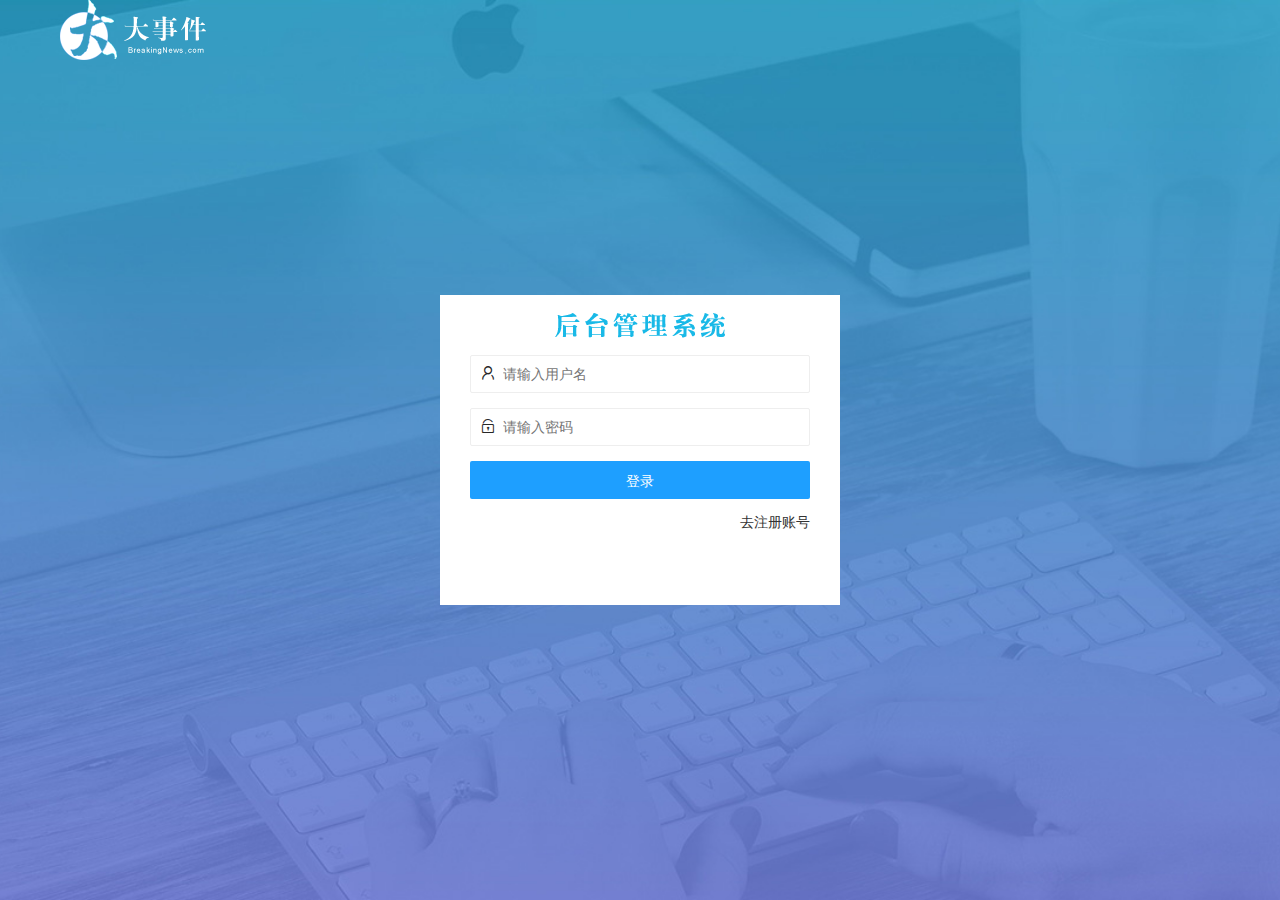
<file: login.html>
<!DOCTYPE html>
<html lang="en">
<head>
    <meta charset="UTF-8">
    <meta http-equiv="X-UA-Compatible" content="IE=edge">
    <meta name="viewport" content="width=device-width, initial-scale=1.0">
    <title>大事件项目</title>
    <link rel="stylesheet" href="./assets/lib/layui/css/layui.css"/>
    <link rel="stylesheet" href="./assets/css/login.css"/>

</head>
<body>

    <!-- :logo区域 -->
    <div class="layui-main">
        <img src="./assets/images/logo.png" alt="">
    </div>



    <!-- 登录注册 -->
    <div class="logo">
        <div class="title"></div>

        <!-- 登录 -->
        <div class="denglu">
        <form class="layui-form" id="dengluform">
            <div class="layui-form-item">
                <i class="layui-icon layui-icon-username"></i>   
                <input type="text" name="username" required  lay-verify="required" placeholder="请输入用户名" autocomplete="off" class="layui-input">
            </div>
            <div class="layui-form-item">
                <i class="layui-icon layui-icon-password"></i>   
                <input type="password" name="password" required  lay-verify="required|pwd" placeholder="请输入密码" autocomplete="off" class="layui-input">
            </div>

            <!-- 按钮 -->
            <div class="layui-form-item">

                <!-- 注意表单提交按钮和普通按钮的区别就是lay-submit -->
                <button class="layui-btn layui-btn-fluid  layui-btn-normal" lay-submit >登录</button>
            </div>
            <div class="layui-form-item slide">
                <a href="javascript:;" id ="denglu1">去注册账号</a>
            </div>
        </form>
        </div>

        <!-- 注册 -->
        <div class="zhuce">
            <!-- 注册表单 -->
            <form class="layui-form" id="zhuceform">
                <div class="layui-form-item">
                    <i class="layui-icon layui-icon-username"></i>   
                    <input type="text" name="username" required  lay-verify="required" placeholder="请输入用户名" autocomplete="off" class="layui-input"id="username1">
                </div>
                <div class="layui-form-item">
                    <i class="layui-icon layui-icon-password"></i>   
                    <input type="password" name="password" required  lay-verify="required|pwd" placeholder="请输入密码" autocomplete="off" class="layui-input" id="password1">
                </div>
                <div class="layui-form-item">
                    <i class="layui-icon layui-icon-password"></i>   
                    <input type="password" name="repassword" required  lay-verify="required|pwd|repwd" placeholder="再次确认密码" autocomplete="off" class="layui-input">
                </div>
    
                <!-- 按钮 -->
                <div class="layui-form-item">
    
                    <!-- 注意表单提交按钮和普通按钮的区别就是lay-submit -->
                    <button class="layui-btn layui-btn-fluid  layui-btn-normal" lay-submit>注册</button>
                </div>
                <div class="layui-form-item slide">
                    <a href="javascript:;" id="zhuce1">去登录账号</a>
                </div>
            </form>
            
        </div>
    </div>
    <!-- 导入layui -->
    <script src="./assets/lib/layui/layui.all.js"></script>
    <script src="./assets/lib/jquery.js"></script>
    <script src="./assets/js/baseapi.js"></script>
    <script src="./assets/js/login.js"></script>
</body>
</html>
</file>
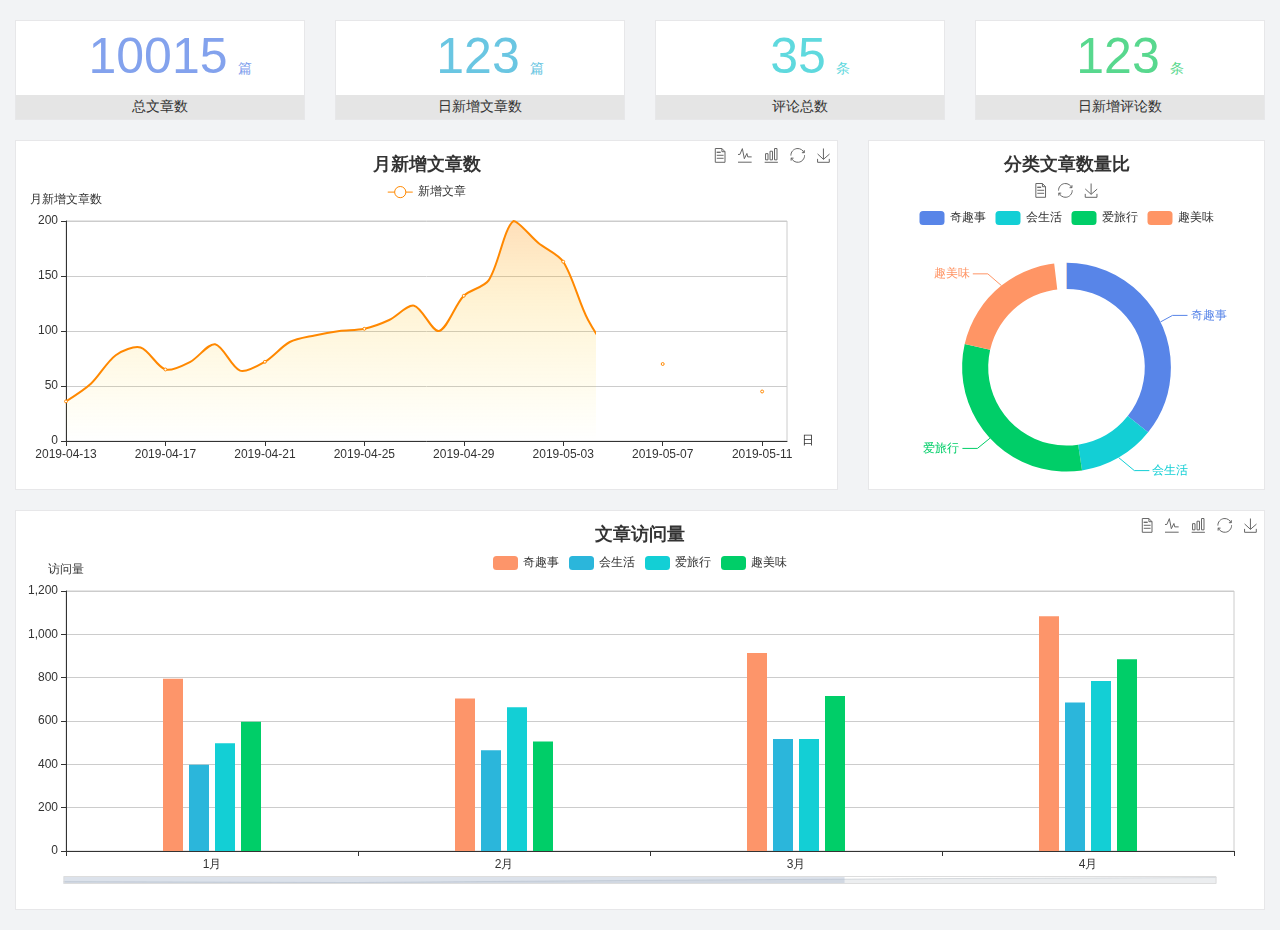
<file: home/dashboard.html>
<!DOCTYPE html>
<html lang="en">

<head>
  <meta charset="UTF-8">
  <meta name="viewport" content="width=device-width, initial-scale=1.0">
  <meta http-equiv="X-UA-Compatible" content="ie=edge">
  <title>图表统计</title>
  <link rel="stylesheet" href="../../assets/lib/bootstrap.css" />
  <link rel="stylesheet" href="../../assets/lib/main.css" />
  <script src="../../assets/lib/jquery.js"></script>
  <script type="text/javascript" src="../../assets/lib/echarts.min.js"></script>
</head>

<body>
  <div class="container-fluid">
    <div class="row spannel_list">
      <div class="col-sm-3 col-xs-6">
        <div class="spannel">
          <em>10015</em><span>篇</span>
          <b>总文章数</b>
        </div>
      </div>
      <div class="col-sm-3 col-xs-6">
        <div class="spannel scolor01">
          <em>123</em><span>篇</span>
          <b>日新增文章数</b>
        </div>
      </div>
      <div class="col-sm-3 col-xs-6">
        <div class="spannel scolor02">
          <em>35</em><span>条</span>
          <b>评论总数</b>
        </div>
      </div>
      <div class="col-sm-3 col-xs-6">
        <div class="spannel scolor03">
          <em>123</em><span>条</span>
          <b>日新增评论数</b>
        </div>
      </div>
    </div>
  </div>

  <div class="container-fluid">
    <div class="row curve-pie">
      <div class="col-lg-8 col-md-8">
        <div class="gragh_pannel" id="curve_show"></div>
      </div>
      <div class="col-lg-4 col-md-4">
        <div class="gragh_pannel" id="pie_show"></div>
      </div>
    </div>
  </div>

  <div class="container-fluid">
    <div class="column_pannel" id="column_show"></div>
  </div>

  <script>
    var oChart = echarts.init(document.getElementById('curve_show'));
    var aList_all = [
      { 'count': 36, 'date': '2019-04-13' },
      { 'count': 52, 'date': '2019-04-14' },
      { 'count': 78, 'date': '2019-04-15' },
      { 'count': 85, 'date': '2019-04-16' },
      { 'count': 65, 'date': '2019-04-17' },
      { 'count': 72, 'date': '2019-04-18' },
      { 'count': 88, 'date': '2019-04-19' },
      { 'count': 64, 'date': '2019-04-20' },
      { 'count': 72, 'date': '2019-04-21' },
      { 'count': 90, 'date': '2019-04-22' },
      { 'count': 96, 'date': '2019-04-23' },
      { 'count': 100, 'date': '2019-04-24' },
      { 'count': 102, 'date': '2019-04-25' },
      { 'count': 110, 'date': '2019-04-26' },
      { 'count': 123, 'date': '2019-04-27' },
      { 'count': 100, 'date': '2019-04-28' },
      { 'count': 132, 'date': '2019-04-29' },
      { 'count': 146, 'date': '2019-04-30' },
      { 'count': 200, 'date': '2019-05-01' },
      { 'count': 180, 'date': '2019-05-02' },
      { 'count': 163, 'date': '2019-05-03' },
      { 'count': 110, 'date': '2019-05-04' },
      { 'count': 80, 'date': '2019-05-05' },
      { 'count': 82, 'date': '2019-05-06' },
      { 'count': 70, 'date': '2019-05-07' },
      { 'count': 65, 'date': '2019-05-08' },
      { 'count': 54, 'date': '2019-05-09' },
      { 'count': 40, 'date': '2019-05-10' },
      { 'count': 45, 'date': '2019-05-11' },
      { 'count': 38, 'date': '2019-05-12' },
    ];

    let aCount = [];
    let aDate = [];

    for (var i = 0; i < aList_all.length; i++) {
      aCount.push(aList_all[i].count);
      aDate.push(aList_all[i].date);
    }

    var chartopt = {
      title: {
        text: '月新增文章数',
        left: 'center',
        top: '10'
      },
      tooltip: {
        trigger: 'axis'
      },
      legend: {
        data: ['新增文章'],
        top: '40'
      },
      toolbox: {
        show: true,
        feature: {
          mark: { show: true },
          dataView: { show: true, readOnly: false },
          magicType: { show: true, type: ['line', 'bar'] },
          restore: { show: true },
          saveAsImage: { show: true }
        }
      },
      calculable: true,
      xAxis: [
        {
          name: '日',
          type: 'category',
          boundaryGap: false,
          data: aDate
        }
      ],
      yAxis: [
        {
          name: '月新增文章数',
          type: 'value'
        }
      ],
      series: [
        {
          name: '新增文章',
          type: 'line',
          smooth: true,
          itemStyle: { normal: { areaStyle: { type: 'default' }, color: '#f80' }, lineStyle: { color: '#f80' } },
          data: aCount
        }],
      areaStyle: {
        normal: {
          color: new echarts.graphic.LinearGradient(0, 0, 0, 1, [{
            offset: 0,
            color: 'rgba(255,136,0,0.39)'
          }, {
            offset: .34,
            color: 'rgba(255,180,0,0.25)'
          }, {
            offset: 1,
            color: 'rgba(255,222,0,0.00)'
          }])

        }
      },
      grid: {
        show: true,
        x: 50,
        x2: 50,
        y: 80,
        height: 220
      }
    };

    oChart.setOption(chartopt);


    var oPie = echarts.init(document.getElementById('pie_show'));
    var oPieopt =
    {
      title: {
        top: 10,
        text: '分类文章数量比',
        x: 'center'
      },
      tooltip: {
        trigger: 'item',
        formatter: "{a} <br/>{b} : {c} ({d}%)"
      },
      color: ['#5885e8', '#13cfd5', '#00ce68', '#ff9565'],
      legend: {
        x: 'center',
        top: 65,
        data: ['奇趣事', '会生活', '爱旅行', '趣美味']
      },
      toolbox: {
        show: true,
        x: 'center',
        top: 35,
        feature: {
          mark: { show: true },
          dataView: { show: true, readOnly: false },
          magicType: {
            show: true,
            type: ['pie', 'funnel'],
            option: {
              funnel: {
                x: '25%',
                width: '50%',
                funnelAlign: 'left',
                max: 1548
              }
            }
          },
          restore: { show: true },
          saveAsImage: { show: true }
        }
      },
      calculable: true,
      series: [
        {
          name: '访问来源',
          type: 'pie',
          radius: ['45%', '60%'],
          center: ['50%', '65%'],
          data: [
            { value: 300, name: '奇趣事' },
            { value: 100, name: '会生活' },
            { value: 260, name: '爱旅行' },
            { value: 180, name: '趣美味' }
          ]
        }
      ]
    };
    oPie.setOption(oPieopt);



    var oColumn = this.echarts.init(document.getElementById('column_show'));
    var oColumnopt =
    {
      title: {
        text: '文章访问量',
        left: 'center',
        top: '10'
      },
      tooltip: {
        trigger: 'axis'
      },
      legend: {
        data: ['奇趣事', '会生活', '爱旅行', '趣美味'],
        top: '40'
      },
      toolbox: {
        show: true,
        feature: {
          mark: { show: true },
          dataView: { show: true, readOnly: false },
          magicType: { show: true, type: ['line', 'bar'] },
          restore: { show: true },
          saveAsImage: { show: true }
        }
      },
      calculable: true,
      xAxis: [
        {
          type: 'category',
          data: ['1月', '2月', '3月', '4月', '5月']
        }
      ],
      yAxis: [
        {
          name: '访问量',
          type: 'value'
        }
      ],
      series: [
        {
          name: '奇趣事',
          type: 'bar',
          barWidth: 20,
          itemStyle: {
            normal: { areaStyle: { type: 'default' }, color: '#fd956a' }
          },
          data: [800, 708, 920, 1090, 1200]
        },
        {
          name: '会生活',
          type: 'bar',
          barWidth: 20,
          itemStyle: {
            normal: { areaStyle: { type: 'default' }, color: '#2bb6db' }
          },
          data: [400, 468, 520, 690, 800]
        },
        {
          name: '爱旅行',
          type: 'bar',
          barWidth: 20,
          itemStyle: {
            normal: { areaStyle: { type: 'default' }, color: '#13cfd5' }
          },
          data: [500, 668, 520, 790, 900]
        },
        {
          name: '趣美味',
          type: 'bar',
          barWidth: 20,
          itemStyle: {
            normal: { areaStyle: { type: 'default' }, color: '#00ce68' }
          },
          data: [600, 508, 720, 890, 1000]
        }
      ],
      grid: {
        show: true,
        x: 50,
        x2: 30,
        y: 80,
        height: 260
      },
      dataZoom: [//给x轴设置滚动条
        {
          start: 0,//默认为0
          end: 100 - 1000 / 31,//默认为100
          type: 'slider',
          show: true,
          xAxisIndex: [0],
          handleSize: 0,//滑动条的 左右2个滑动条的大小
          height: 8,//组件高度
          left: 45, //左边的距离
          right: 50,//右边的距离
          bottom: 26,//右边的距离
          handleColor: '#ddd',//h滑动图标的颜色
          handleStyle: {
            borderColor: "#cacaca",
            borderWidth: "1",
            shadowBlur: 2,
            background: "#ddd",
            shadowColor: "#ddd",
          }
        }]
    };
    oColumn.setOption(oColumnopt);
  </script>
</body>

</html>
</file>
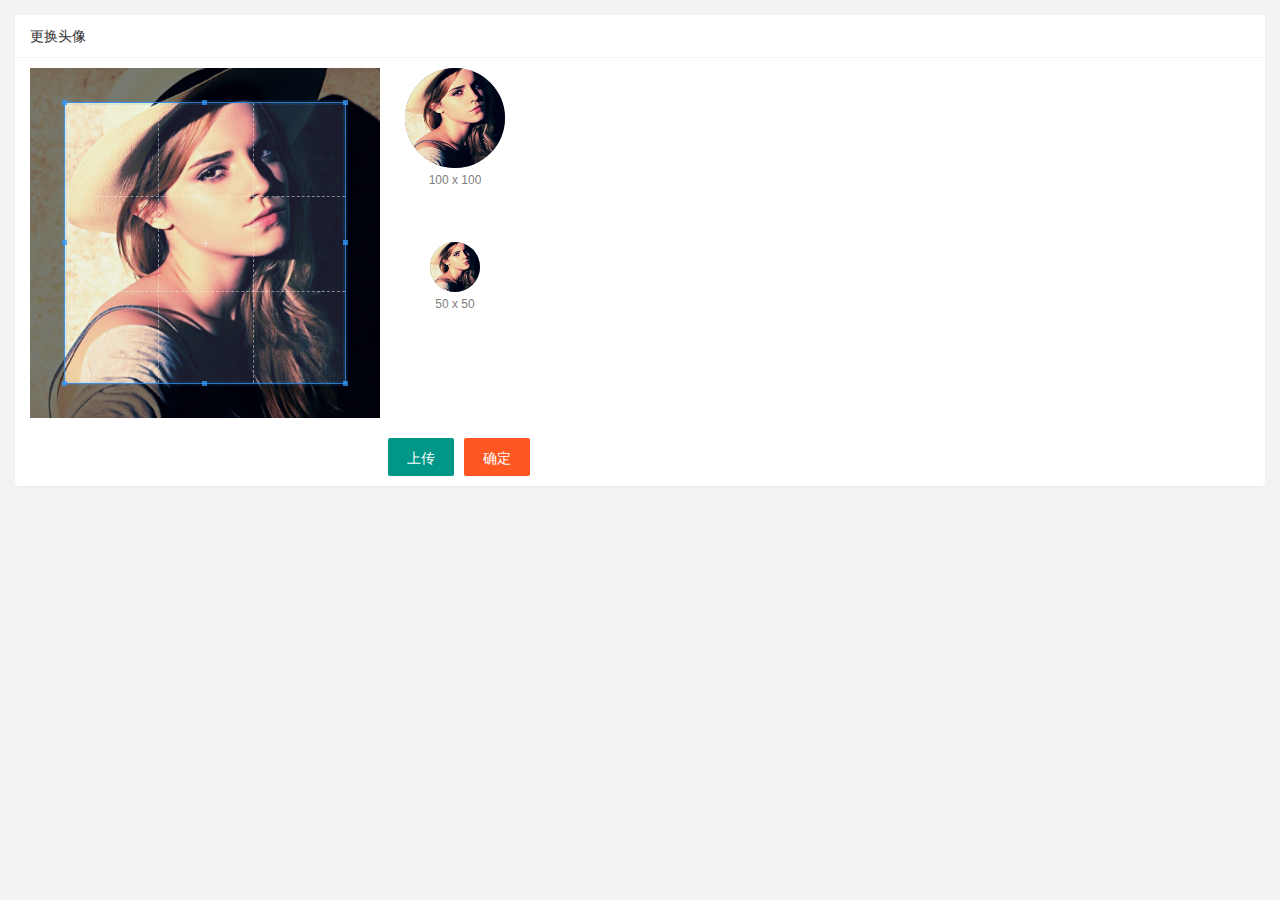
<file: user/user_avatar.html>
<!DOCTYPE html>
<html lang="en">

<head>
    <meta charset="UTF-8">
    <meta http-equiv="X-UA-Compatible" content="IE=edge">
    <meta name="viewport" content="width=device-width, initial-scale=1.0">
    <title>Document</title>
    <link rel="stylesheet" href="/assets/lib/layui/css/layui.css" />
    <link rel="stylesheet" href="/assets/lib/cropper/cropper.css">
    <link rel="stylesheet" href="/assets/css/user/user_avatar.css " />
</head>

<body>
    <!-- 卡片区域 -->
    <div class="layui-card">
        <div class="layui-card-header">更换头像</div>
        <div class="layui-card-body">
            <!-- 第一行的图片裁剪和预览区域 -->
            <div class="row1">
                <!-- 图片裁剪区域 -->
                <div class="cropper-box">
                    <!-- 这个 img 标签很重要，将来会把它初始化为裁剪区域 -->
                    <img id="image" src="/assets/images/sample.jpg" />
                </div>
                <!-- 图片的预览区域 -->
                <div class="preview-box">
                    <div>
                        <!-- 宽高为 100px 的预览区域 -->
                        <div class="img-preview w100"></div>
                        <p class="size">100 x 100</p>
                    </div>
                    <div>
                        <!-- 宽高为 50px 的预览区域 -->
                        <div class="img-preview w50"></div>
                        <p class="size">50 x 50</p>
                    </div>
                </div>
            </div>

            <!-- 第二行的按钮区域 -->
            <div class="row2">
                <input type="file" id="file" accept="image/png,image/ipeg">
                <button type="button" class="layui-btn" id="chose">上传</button>
                <button type="button" class="layui-btn layui-btn-danger" id="btn1">确定</button>
            </div>
        </div>
    </div>
    <script src="/assets/lib/layui/layui.all.js"></script>
    <script src="/assets/js/baseapi.js"></script>
    <script src="/assets/lib/jquery.js"></script>
    <script src="/assets/lib/cropper/Cropper.js"></script>
    <script src="/assets/lib/cropper/jquery-cropper.js"></script>
    <script src="/assets/js/user/user_avatar.js"></script>
</body>

</html>
</file>
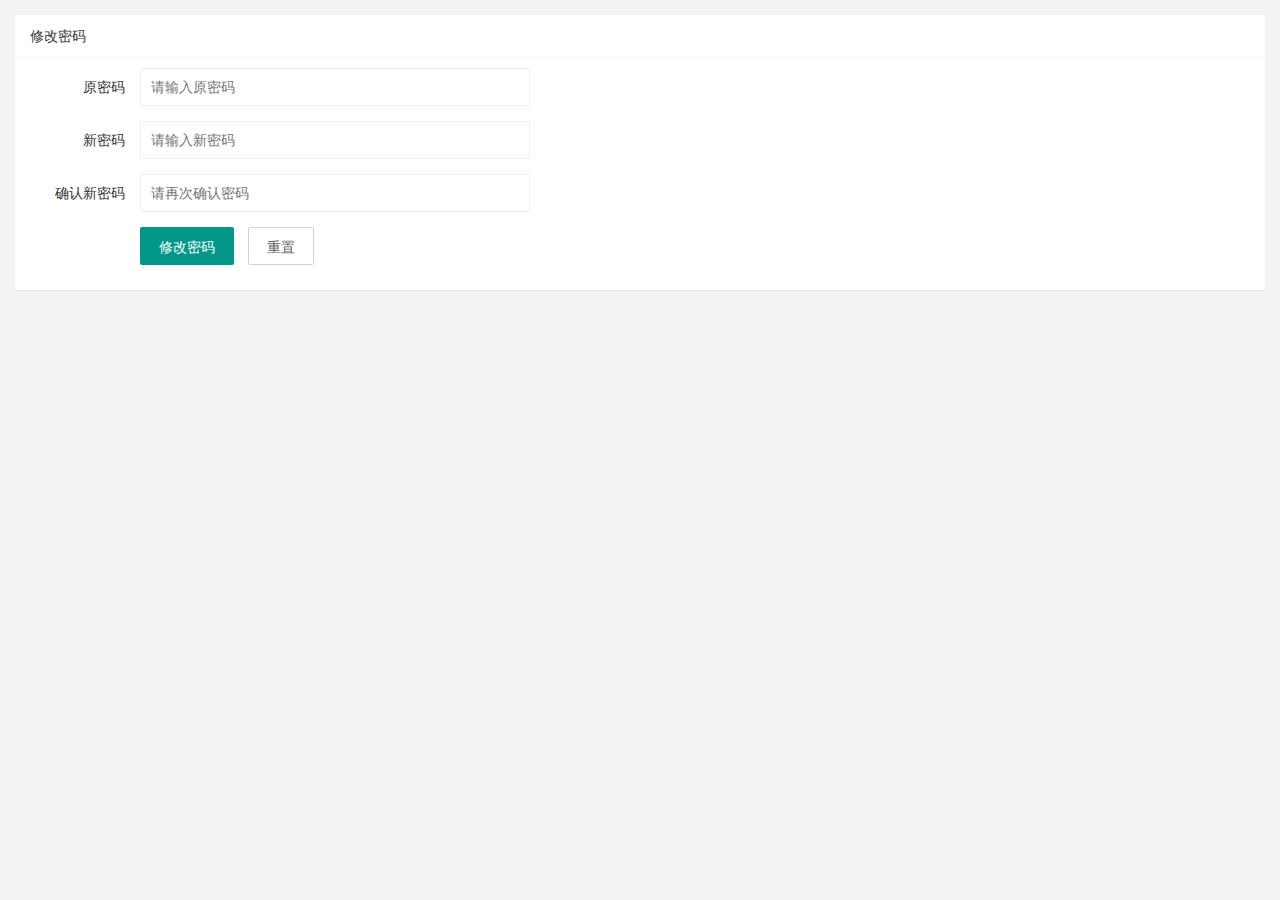
<file: user/user_pwd.html>
<!DOCTYPE html>
<html lang="en">
<head>
    <meta charset="UTF-8">
    <meta http-equiv="X-UA-Compatible" content="IE=edge">
    <meta name="viewport" content="width=device-width, initial-scale=1.0">
    <title>Document</title>
    <link rel="stylesheet" href="/assets/lib/layui/css/layui.css"/>
    <link rel="stylesheet" href="/assets/css/user/user_pwd.css">
</head>
<body>
    <div class="layui-card">
        <div class="layui-card-header">修改密码</div>
        <div class="layui-card-body">
            <form class="layui-form" >
                <div class="layui-form-item">
                  <label class="layui-form-label">原密码</label>
                  <div class="layui-input-block">
                    <input type="password" name="oldPwd" required  lay-verify="required|pass" placeholder="请输入原密码" autocomplete="off" class="layui-input">
                  </div>
                </div> 
                <div class="layui-form-item">
                  <label class="layui-form-label">新密码</label>
                  <div class="layui-input-block">
                    <input type="password" name="newPwd" required  lay-verify="required|pass|samePwd" placeholder="请输入新密码" autocomplete="off" class="layui-input">
                  </div>
                </div>
                <div class="layui-form-item">
                  <label class="layui-form-label">确认新密码</label>
                  <div class="layui-input-block">
                    <input type="password" name="rePwd" required  lay-verify="required|pass|rePwd" placeholder="请再次确认密码" autocomplete="off" class="layui-input">
                  </div>
                </div>
                <div class="layui-form-item">
                    <div class="layui-input-block">
                      <button class="layui-btn" lay-submit lay-filter="formDemo">修改密码</button>
                      <button type="reset" class="layui-btn layui-btn-primary">重置</button>
                    </div>
                  </div>
            </form>
        </div>
      </div>
      <script src="/assets/lib/layui/layui.all.js"></script>

    <script src="/assets/lib/jquery.js"></script>



    <script src="/assets/js/baseapi.js"></script>

    <script src="/assets/js/user/user_pwd.js"></script>
</body>
</html>
</file>
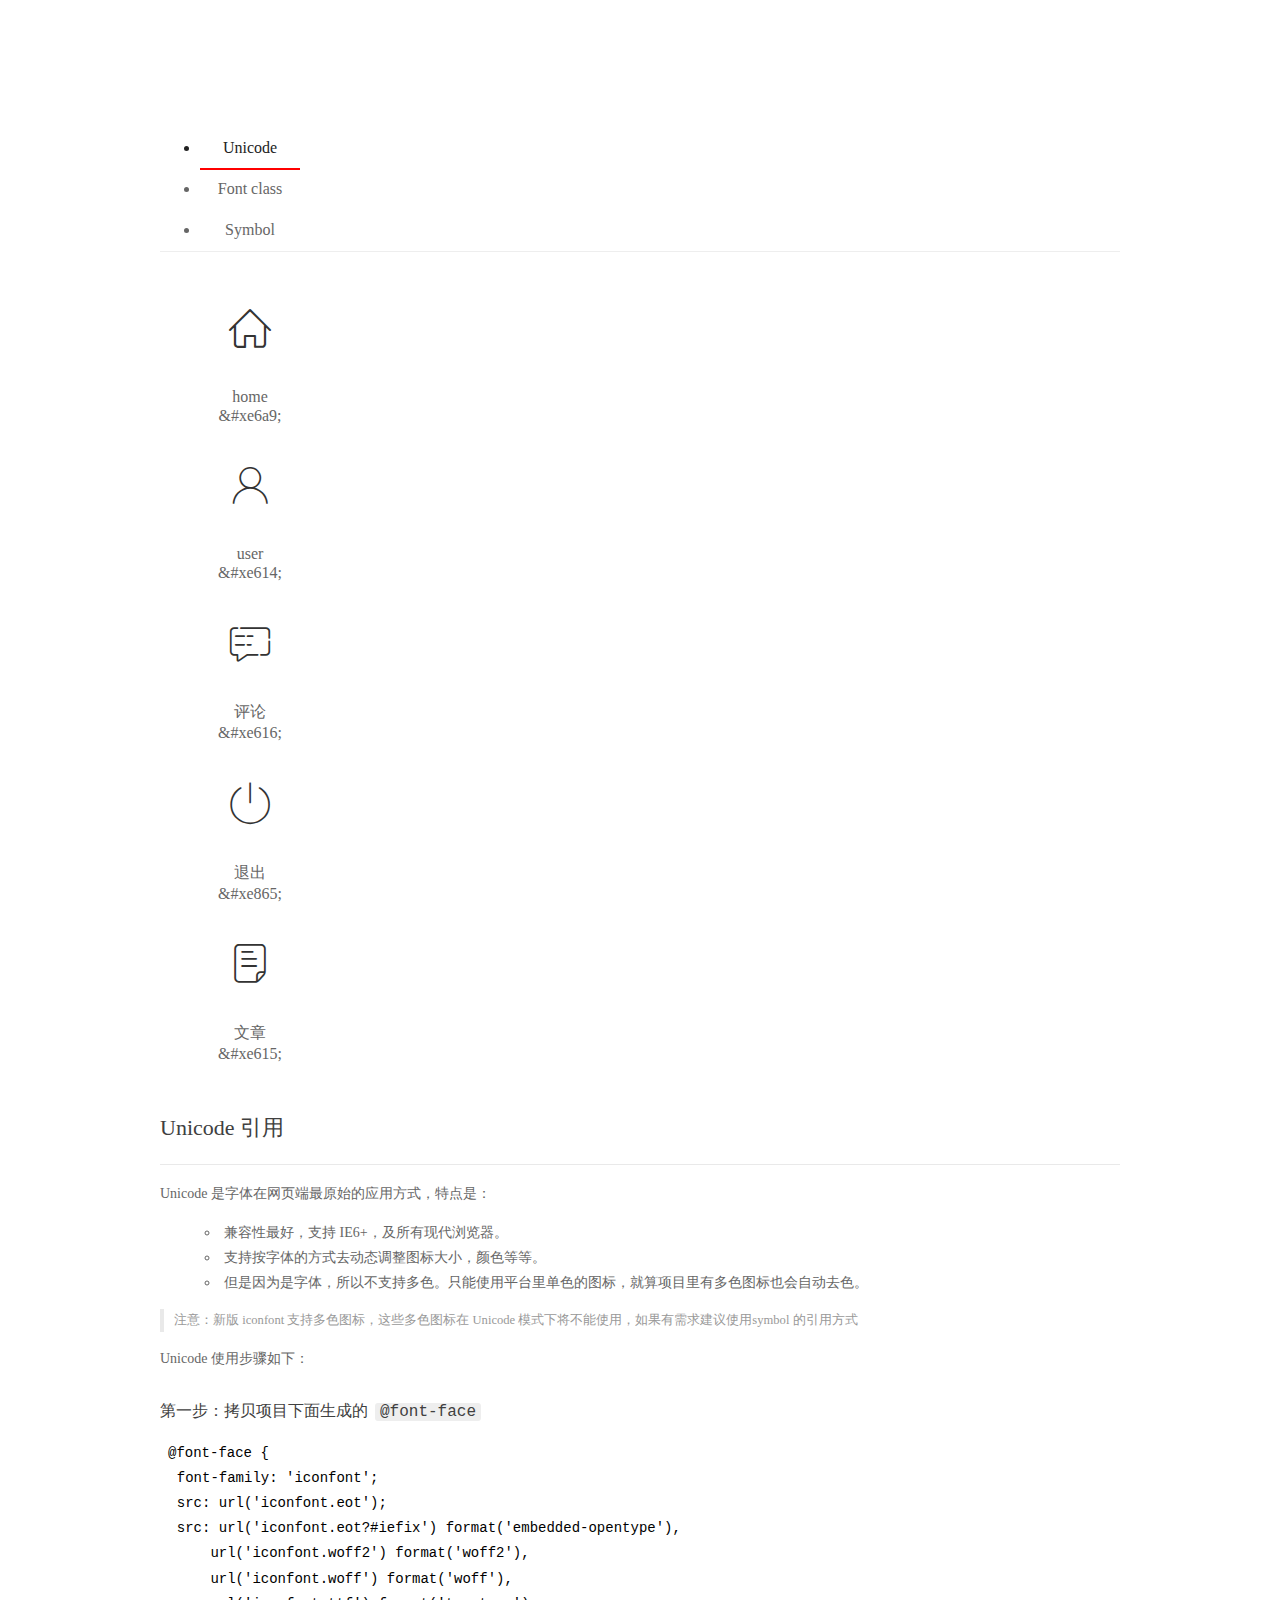
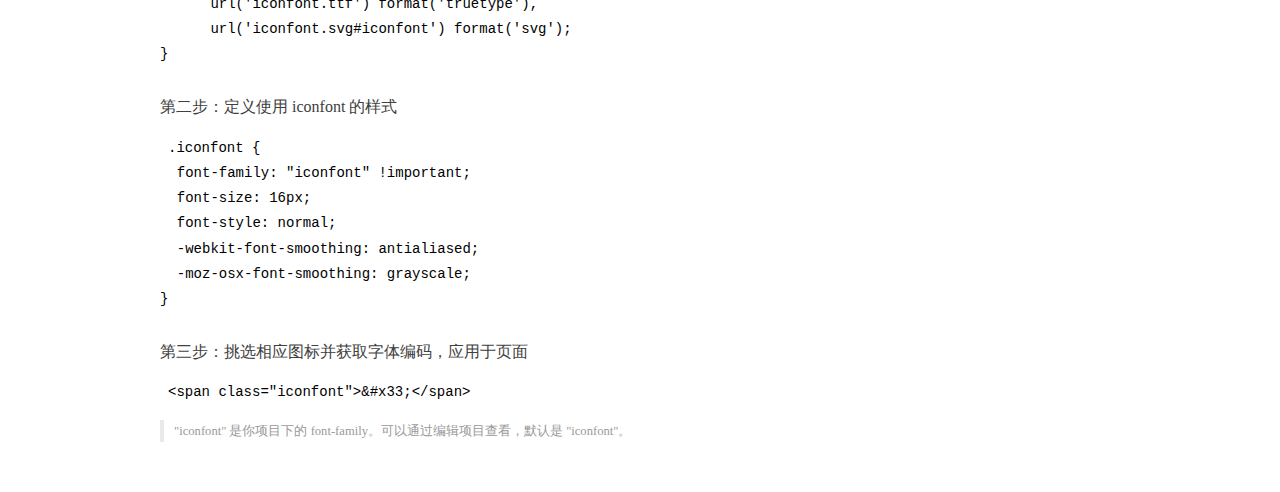
<file: assets/fonts/demo_index.html>
<!DOCTYPE html>
<html>
<head>
  <meta charset="utf-8"/>
  <title>IconFont Demo</title>
  <link rel="shortcut icon" href="https://gtms04.alicdn.com/tps/i4/TB1_oz6GVXXXXaFXpXXJDFnIXXX-64-64.ico" type="image/x-icon"/>
  <link rel="stylesheet" href="https://g.alicdn.com/thx/cube/1.3.2/cube.min.css">
  <link rel="stylesheet" href="demo.css">
  <link rel="stylesheet" href="iconfont.css">
  <script src="iconfont.js"></script>
  <!-- jQuery -->
  <script src="https://a1.alicdn.com/oss/uploads/2018/12/26/7bfddb60-08e8-11e9-9b04-53e73bb6408b.js"></script>
  <!-- 代码高亮 -->
  <script src="https://a1.alicdn.com/oss/uploads/2018/12/26/a3f714d0-08e6-11e9-8a15-ebf944d7534c.js"></script>
</head>
<body>
  <div class="main">
    <h1 class="logo"><a href="https://www.iconfont.cn/" title="iconfont 首页" target="_blank">&#xe86b;</a></h1>
    <div class="nav-tabs">
      <ul id="tabs" class="dib-box">
        <li class="dib active"><span>Unicode</span></li>
        <li class="dib"><span>Font class</span></li>
        <li class="dib"><span>Symbol</span></li>
      </ul>
      
    </div>
    <div class="tab-container">
      <div class="content unicode" style="display: block;">
          <ul class="icon_lists dib-box">
          
            <li class="dib">
              <span class="icon iconfont">&#xe6a9;</span>
                <div class="name">home</div>
                <div class="code-name">&amp;#xe6a9;</div>
              </li>
          
            <li class="dib">
              <span class="icon iconfont">&#xe614;</span>
                <div class="name">user</div>
                <div class="code-name">&amp;#xe614;</div>
              </li>
          
            <li class="dib">
              <span class="icon iconfont">&#xe616;</span>
                <div class="name">评论</div>
                <div class="code-name">&amp;#xe616;</div>
              </li>
          
            <li class="dib">
              <span class="icon iconfont">&#xe865;</span>
                <div class="name">退出</div>
                <div class="code-name">&amp;#xe865;</div>
              </li>
          
            <li class="dib">
              <span class="icon iconfont">&#xe615;</span>
                <div class="name">文章</div>
                <div class="code-name">&amp;#xe615;</div>
              </li>
          
          </ul>
          <div class="article markdown">
          <h2 id="unicode-">Unicode 引用</h2>
          <hr>

          <p>Unicode 是字体在网页端最原始的应用方式，特点是：</p>
          <ul>
            <li>兼容性最好，支持 IE6+，及所有现代浏览器。</li>
            <li>支持按字体的方式去动态调整图标大小，颜色等等。</li>
            <li>但是因为是字体，所以不支持多色。只能使用平台里单色的图标，就算项目里有多色图标也会自动去色。</li>
          </ul>
          <blockquote>
            <p>注意：新版 iconfont 支持多色图标，这些多色图标在 Unicode 模式下将不能使用，如果有需求建议使用symbol 的引用方式</p>
          </blockquote>
          <p>Unicode 使用步骤如下：</p>
          <h3 id="-font-face">第一步：拷贝项目下面生成的 <code>@font-face</code></h3>
<pre><code class="language-css"
>@font-face {
  font-family: 'iconfont';
  src: url('iconfont.eot');
  src: url('iconfont.eot?#iefix') format('embedded-opentype'),
      url('iconfont.woff2') format('woff2'),
      url('iconfont.woff') format('woff'),
      url('iconfont.ttf') format('truetype'),
      url('iconfont.svg#iconfont') format('svg');
}
</code></pre>
          <h3 id="-iconfont-">第二步：定义使用 iconfont 的样式</h3>
<pre><code class="language-css"
>.iconfont {
  font-family: "iconfont" !important;
  font-size: 16px;
  font-style: normal;
  -webkit-font-smoothing: antialiased;
  -moz-osx-font-smoothing: grayscale;
}
</code></pre>
          <h3 id="-">第三步：挑选相应图标并获取字体编码，应用于页面</h3>
<pre>
<code class="language-html"
>&lt;span class="iconfont"&gt;&amp;#x33;&lt;/span&gt;
</code></pre>
          <blockquote>
            <p>"iconfont" 是你项目下的 font-family。可以通过编辑项目查看，默认是 "iconfont"。</p>
          </blockquote>
          </div>
      </div>
      <div class="content font-class">
        <ul class="icon_lists dib-box">
          
          <li class="dib">
            <span class="icon iconfont icon-home"></span>
            <div class="name">
              home
            </div>
            <div class="code-name">.icon-home
            </div>
          </li>
          
          <li class="dib">
            <span class="icon iconfont icon-user"></span>
            <div class="name">
              user
            </div>
            <div class="code-name">.icon-user
            </div>
          </li>
          
          <li class="dib">
            <span class="icon iconfont icon-pinglun"></span>
            <div class="name">
              评论
            </div>
            <div class="code-name">.icon-pinglun
            </div>
          </li>
          
          <li class="dib">
            <span class="icon iconfont icon-tuichu"></span>
            <div class="name">
              退出
            </div>
            <div class="code-name">.icon-tuichu
            </div>
          </li>
          
          <li class="dib">
            <span class="icon iconfont icon-16"></span>
            <div class="name">
              文章
            </div>
            <div class="code-name">.icon-16
            </div>
          </li>
          
        </ul>
        <div class="article markdown">
        <h2 id="font-class-">font-class 引用</h2>
        <hr>

        <p>font-class 是 Unicode 使用方式的一种变种，主要是解决 Unicode 书写不直观，语意不明确的问题。</p>
        <p>与 Unicode 使用方式相比，具有如下特点：</p>
        <ul>
          <li>兼容性良好，支持 IE8+，及所有现代浏览器。</li>
          <li>相比于 Unicode 语意明确，书写更直观。可以很容易分辨这个 icon 是什么。</li>
          <li>因为使用 class 来定义图标，所以当要替换图标时，只需要修改 class 里面的 Unicode 引用。</li>
          <li>不过因为本质上还是使用的字体，所以多色图标还是不支持的。</li>
        </ul>
        <p>使用步骤如下：</p>
        <h3 id="-fontclass-">第一步：引入项目下面生成的 fontclass 代码：</h3>
<pre><code class="language-html">&lt;link rel="stylesheet" href="./iconfont.css"&gt;
</code></pre>
        <h3 id="-">第二步：挑选相应图标并获取类名，应用于页面：</h3>
<pre><code class="language-html">&lt;span class="iconfont icon-xxx"&gt;&lt;/span&gt;
</code></pre>
        <blockquote>
          <p>"
            iconfont" 是你项目下的 font-family。可以通过编辑项目查看，默认是 "iconfont"。</p>
        </blockquote>
      </div>
      </div>
      <div class="content symbol">
          <ul class="icon_lists dib-box">
          
            <li class="dib">
                <svg class="icon svg-icon" aria-hidden="true">
                  <use xlink:href="#icon-home"></use>
                </svg>
                <div class="name">home</div>
                <div class="code-name">#icon-home</div>
            </li>
          
            <li class="dib">
                <svg class="icon svg-icon" aria-hidden="true">
                  <use xlink:href="#icon-user"></use>
                </svg>
                <div class="name">user</div>
                <div class="code-name">#icon-user</div>
            </li>
          
            <li class="dib">
                <svg class="icon svg-icon" aria-hidden="true">
                  <use xlink:href="#icon-pinglun"></use>
                </svg>
                <div class="name">评论</div>
                <div class="code-name">#icon-pinglun</div>
            </li>
          
            <li class="dib">
                <svg class="icon svg-icon" aria-hidden="true">
                  <use xlink:href="#icon-tuichu"></use>
                </svg>
                <div class="name">退出</div>
                <div class="code-name">#icon-tuichu</div>
            </li>
          
            <li class="dib">
                <svg class="icon svg-icon" aria-hidden="true">
                  <use xlink:href="#icon-16"></use>
                </svg>
                <div class="name">文章</div>
                <div class="code-name">#icon-16</div>
            </li>
          
          </ul>
          <div class="article markdown">
          <h2 id="symbol-">Symbol 引用</h2>
          <hr>

          <p>这是一种全新的使用方式，应该说这才是未来的主流，也是平台目前推荐的用法。相关介绍可以参考这篇<a href="">文章</a>
            这种用法其实是做了一个 SVG 的集合，与另外两种相比具有如下特点：</p>
          <ul>
            <li>支持多色图标了，不再受单色限制。</li>
            <li>通过一些技巧，支持像字体那样，通过 <code>font-size</code>, <code>color</code> 来调整样式。</li>
            <li>兼容性较差，支持 IE9+，及现代浏览器。</li>
            <li>浏览器渲染 SVG 的性能一般，还不如 png。</li>
          </ul>
          <p>使用步骤如下：</p>
          <h3 id="-symbol-">第一步：引入项目下面生成的 symbol 代码：</h3>
<pre><code class="language-html">&lt;script src="./iconfont.js"&gt;&lt;/script&gt;
</code></pre>
          <h3 id="-css-">第二步：加入通用 CSS 代码（引入一次就行）：</h3>
<pre><code class="language-html">&lt;style&gt;
.icon {
  width: 1em;
  height: 1em;
  vertical-align: -0.15em;
  fill: currentColor;
  overflow: hidden;
}
&lt;/style&gt;
</code></pre>
          <h3 id="-">第三步：挑选相应图标并获取类名，应用于页面：</h3>
<pre><code class="language-html">&lt;svg class="icon" aria-hidden="true"&gt;
  &lt;use xlink:href="#icon-xxx"&gt;&lt;/use&gt;
&lt;/svg&gt;
</code></pre>
          </div>
      </div>

    </div>
  </div>
  <script>
  $(document).ready(function () {
      $('.tab-container .content:first').show()

      $('#tabs li').click(function (e) {
        var tabContent = $('.tab-container .content')
        var index = $(this).index()

        if ($(this).hasClass('active')) {
          return
        } else {
          $('#tabs li').removeClass('active')
          $(this).addClass('active')

          tabContent.hide().eq(index).fadeIn()
        }
      })
    })
  </script>
</body>
</html>
</file>
<file: assets/lib/layui/css/layui.css>
/**
 * Layui
 * Classic modular Front-End UI library
 * MIT Licensed
 */


/** 初始化 **/
body,div,dl,dt,dd,ul,ol,li,h1,h2,h3,h4,h5,h6,input,button,textarea,p,blockquote,th,td,form,pre{margin: 0; padding: 0; -webkit-tap-highlight-color:rgba(0,0,0,0);}
a:active,a:hover{outline:0}
img{display: inline-block; border: none; vertical-align: middle;}
li{list-style:none;}
table{border-collapse: collapse; border-spacing: 0;}
h1,h2,h3{font-weight: 400;}
h4, h5, h6{font-size: 100%; font-weight: 400;}
button,input,select,textarea{font-size: 100%; }
input,button,textarea,select,optgroup,option{font-family: inherit; font-size: inherit; font-style: inherit; font-weight: inherit; outline: 0;}
pre{white-space: pre-wrap; white-space: -moz-pre-wrap; white-space: -pre-wrap; white-space: -o-pre-wrap; word-wrap: break-word;}

/** 初始化全局标签 **/
body{line-height: 1.6; color: #333; color: rgba(0,0,0,.85); font: 14px Helvetica Neue,Helvetica,PingFang SC,Tahoma,Arial,sans-serif;}
hr{height: 0; line-height: 0; margin: 10px 0; padding: 0; border: none!important; border-bottom: 1px solid #eee !important; clear: both; overflow: hidden; background: none;}
a{color: #333; text-decoration:none;}
a:hover{color: #777;}
a cite{font-style: normal; *cursor:pointer;}

/** 基础通用 **/
.layui-border-box, .layui-border-box *{box-sizing: border-box;}
/* 消除第三方ui可能造成的冲突 */.layui-box, .layui-box *{box-sizing: content-box;}
.layui-clear{clear: both; *zoom: 1;}
.layui-clear:after{content:'\20'; clear:both; *zoom:1; display:block; height:0;}
.layui-inline{position: relative; display: inline-block; *display:inline; *zoom:1; vertical-align: middle;}
/* 三角形 */.layui-edge{position: relative; display: inline-block; vertical-align: middle; width: 0; height: 0; border-width: 6px; border-style: dashed; border-color: transparent; overflow: hidden;}
.layui-edge-top{top: -4px; border-bottom-color: #999; border-bottom-style: solid;}
.layui-edge-right{border-left-color: #999; border-left-style: solid;}
.layui-edge-bottom{top: 2px; border-top-color: #999; border-top-style: solid;}
.layui-edge-left{border-right-color: #999; border-right-style: solid;}
/* 单行溢出省略 */.layui-elip{text-overflow: ellipsis; overflow: hidden; white-space: nowrap;}
/* 屏蔽选中 */.layui-unselect,.layui-icon, .layui-disabled{-moz-user-select: none; -webkit-user-select: none; -ms-user-select: none;}
/* 禁用 */.layui-disabled,.layui-disabled:hover{color: #d2d2d2 !important; cursor: not-allowed !important;}
/* 纯圆角 */.layui-circle{border-radius: 100%;}
.layui-show{display: block !important;}
.layui-hide{display: none !important;}
.layui-show-v{visibility: visible !important;}
.layui-hide-v{visibility: hidden !important;}

/** 图标字体 **/
@font-face {
  font-family: 'layui-icon';
  src: url('../font/iconfont.eot?v=256');
  src: url('../font/iconfont.eot?v=256#iefix') format('embedded-opentype'),
       url('../font/iconfont.woff2?v=256') format('woff2'),
       url('../font/iconfont.woff?v=256') format('woff'),
       url('../font/iconfont.ttf?v=256') format('truetype'),
       url('../font/iconfont.svg?v=256#layui-icon') format('svg');
}
                    
.layui-icon{
  font-family:"layui-icon" !important;
  font-size: 16px;
  font-style: normal;
  -webkit-font-smoothing: antialiased;
  -moz-osx-font-smoothing: grayscale;
}

/* font-class */
.layui-icon-reply-fill:before{content:"\e611"}
.layui-icon-set-fill:before{content:"\e614"}
.layui-icon-menu-fill:before{content:"\e60f"}
.layui-icon-search:before{content:"\e615"}
.layui-icon-share:before{content:"\e641"}
.layui-icon-set-sm:before{content:"\e620"}
.layui-icon-engine:before{content:"\e628"}
.layui-icon-close:before{content:"\1006"}
.layui-icon-close-fill:before{content:"\1007"}
.layui-icon-chart-screen:before{content:"\e629"}
.layui-icon-star:before{content:"\e600"}
.layui-icon-circle-dot:before{content:"\e617"}
.layui-icon-chat:before{content:"\e606"}
.layui-icon-release:before{content:"\e609"}
.layui-icon-list:before{content:"\e60a"}
.layui-icon-chart:before{content:"\e62c"}
.layui-icon-ok-circle:before{content:"\1005"}
.layui-icon-layim-theme:before{content:"\e61b"}
.layui-icon-table:before{content:"\e62d"}
.layui-icon-right:before{content:"\e602"}
.layui-icon-left:before{content:"\e603"}
.layui-icon-cart-simple:before{content:"\e698"}
.layui-icon-face-cry:before{content:"\e69c"}
.layui-icon-face-smile:before{content:"\e6af"}
.layui-icon-survey:before{content:"\e6b2"}
.layui-icon-tree:before{content:"\e62e"}
.layui-icon-ie:before{content:"\e7bb"}
.layui-icon-upload-circle:before{content:"\e62f"}
.layui-icon-add-circle:before{content:"\e61f"}
.layui-icon-download-circle:before{content:"\e601"}
.layui-icon-templeate-1:before{content:"\e630"}
.layui-icon-util:before{content:"\e631"}
.layui-icon-face-surprised:before{content:"\e664"}
.layui-icon-edit:before{content:"\e642"}
.layui-icon-speaker:before{content:"\e645"}
.layui-icon-down:before{content:"\e61a"}
.layui-icon-file:before{content:"\e621"}
.layui-icon-layouts:before{content:"\e632"}
.layui-icon-rate-half:before{content:"\e6c9"}
.layui-icon-add-circle-fine:before{content:"\e608"}
.layui-icon-prev-circle:before{content:"\e633"}
.layui-icon-read:before{content:"\e705"}
.layui-icon-404:before{content:"\e61c"}
.layui-icon-carousel:before{content:"\e634"}
.layui-icon-help:before{content:"\e607"}
.layui-icon-code-circle:before{content:"\e635"}
.layui-icon-windows:before{content:"\e67f"}
.layui-icon-water:before{content:"\e636"}
.layui-icon-username:before{content:"\e66f"}
.layui-icon-find-fill:before{content:"\e670"}
.layui-icon-about:before{content:"\e60b"}
.layui-icon-location:before{content:"\e715"}
.layui-icon-up:before{content:"\e619"}
.layui-icon-pause:before{content:"\e651"}
.layui-icon-date:before{content:"\e637"}
.layui-icon-layim-uploadfile:before{content:"\e61d"}
.layui-icon-delete:before{content:"\e640"}
.layui-icon-play:before{content:"\e652"}
.layui-icon-top:before{content:"\e604"}
.layui-icon-firefox:before{content:"\e686"}
.layui-icon-friends:before{content:"\e612"}
.layui-icon-refresh-3:before{content:"\e9aa"}
.layui-icon-ok:before{content:"\e605"}
.layui-icon-layer:before{content:"\e638"}
.layui-icon-face-smile-fine:before{content:"\e60c"}
.layui-icon-dollar:before{content:"\e659"}
.layui-icon-group:before{content:"\e613"}
.layui-icon-layim-download:before{content:"\e61e"}
.layui-icon-picture-fine:before{content:"\e60d"}
.layui-icon-link:before{content:"\e64c"}
.layui-icon-diamond:before{content:"\e735"}
.layui-icon-log:before{content:"\e60e"}
.layui-icon-key:before{content:"\e683"}
.layui-icon-rate-solid:before{content:"\e67a"}
.layui-icon-fonts-del:before{content:"\e64f"}
.layui-icon-unlink:before{content:"\e64d"}
.layui-icon-fonts-clear:before{content:"\e639"}
.layui-icon-triangle-r:before{content:"\e623"}
.layui-icon-circle:before{content:"\e63f"}
.layui-icon-radio:before{content:"\e643"}
.layui-icon-align-center:before{content:"\e647"}
.layui-icon-align-right:before{content:"\e648"}
.layui-icon-align-left:before{content:"\e649"}
.layui-icon-loading-1:before{content:"\e63e"}
.layui-icon-return:before{content:"\e65c"}
.layui-icon-fonts-strong:before{content:"\e62b"}
.layui-icon-upload:before{content:"\e67c"}
.layui-icon-dialogue:before{content:"\e63a"}
.layui-icon-video:before{content:"\e6ed"}
.layui-icon-headset:before{content:"\e6fc"}
.layui-icon-cellphone-fine:before{content:"\e63b"}
.layui-icon-add-1:before{content:"\e654"}
.layui-icon-face-smile-b:before{content:"\e650"}
.layui-icon-fonts-html:before{content:"\e64b"}
.layui-icon-screen-full:before{content:"\e622"}
.layui-icon-form:before{content:"\e63c"}
.layui-icon-cart:before{content:"\e657"}
.layui-icon-camera-fill:before{content:"\e65d"}
.layui-icon-tabs:before{content:"\e62a"}
.layui-icon-heart-fill:before{content:"\e68f"}
.layui-icon-fonts-code:before{content:"\e64e"}
.layui-icon-ios:before{content:"\e680"}
.layui-icon-at:before{content:"\e687"}
.layui-icon-fire:before{content:"\e756"}
.layui-icon-set:before{content:"\e716"}
.layui-icon-fonts-u:before{content:"\e646"}
.layui-icon-triangle-d:before{content:"\e625"}
.layui-icon-tips:before{content:"\e702"}
.layui-icon-picture:before{content:"\e64a"}
.layui-icon-more-vertical:before{content:"\e671"}
.layui-icon-bluetooth:before{content:"\e689"}
.layui-icon-flag:before{content:"\e66c"}
.layui-icon-loading:before{content:"\e63d"}
.layui-icon-fonts-i:before{content:"\e644"}
.layui-icon-refresh-1:before{content:"\e666"}
.layui-icon-rmb:before{content:"\e65e"}
.layui-icon-addition:before{content:"\e624"}
.layui-icon-home:before{content:"\e68e"}
.layui-icon-time:before{content:"\e68d"}
.layui-icon-user:before{content:"\e770"}
.layui-icon-notice:before{content:"\e667"}
.layui-icon-chrome:before{content:"\e68a"}
.layui-icon-edge:before{content:"\e68b"}
.layui-icon-login-weibo:before{content:"\e675"}
.layui-icon-voice:before{content:"\e688"}
.layui-icon-upload-drag:before{content:"\e681"}
.layui-icon-login-qq:before{content:"\e676"}
.layui-icon-snowflake:before{content:"\e6b1"}
.layui-icon-heart:before{content:"\e68c"}
.layui-icon-logout:before{content:"\e682"}
.layui-icon-file-b:before{content:"\e655"}
.layui-icon-template:before{content:"\e663"}
.layui-icon-transfer:before{content:"\e691"}
.layui-icon-auz:before{content:"\e672"}
.layui-icon-console:before{content:"\e665"}
.layui-icon-app:before{content:"\e653"}
.layui-icon-prev:before{content:"\e65a"}
.layui-icon-website:before{content:"\e7ae"}
.layui-icon-next:before{content:"\e65b"}
.layui-icon-component:before{content:"\e857"}
.layui-icon-android:before{content:"\e684"}
.layui-icon-more:before{content:"\e65f"}
.layui-icon-login-wechat:before{content:"\e677"}
.layui-icon-shrink-right:before{content:"\e668"}
.layui-icon-spread-left:before{content:"\e66b"}
.layui-icon-camera:before{content:"\e660"}
.layui-icon-note:before{content:"\e66e"}
.layui-icon-refresh:before{content:"\e669"}
.layui-icon-female:before{content:"\e661"}
.layui-icon-male:before{content:"\e662"}
.layui-icon-screen-restore:before{content:"\e758"}
.layui-icon-password:before{content:"\e673"}
.layui-icon-senior:before{content:"\e674"}
.layui-icon-theme:before{content:"\e66a"}
.layui-icon-tread:before{content:"\e6c5"}
.layui-icon-praise:before{content:"\e6c6"}
.layui-icon-star-fill:before{content:"\e658"}
.layui-icon-rate:before{content:"\e67b"}
.layui-icon-template-1:before{content:"\e656"}
.layui-icon-vercode:before{content:"\e679"}
.layui-icon-service:before{content:"\e626"}
.layui-icon-cellphone:before{content:"\e678"}
.layui-icon-print:before{content:"\e66d"}
.layui-icon-cols:before{content:"\e610"}
.layui-icon-wifi:before{content:"\e7e0"}
.layui-icon-export:before{content:"\e67d"}
.layui-icon-rss:before{content:"\e808"}
.layui-icon-slider:before{content:"\e714"}
.layui-icon-email:before{content:"\e618"}
.layui-icon-subtraction:before{content:"\e67e"}
.layui-icon-mike:before{content:"\e6dc"}
.layui-icon-light:before{content:"\e748"}
.layui-icon-gift:before{content:"\e627"}
.layui-icon-mute:before{content:"\e685"}
.layui-icon-reduce-circle:before{content:"\e616"}
.layui-icon-music:before{content:"\e690"}

/* 基本布局 */
.layui-main{position: relative; width: 1160px; margin: 0 auto;}
.layui-header{position: relative; z-index: 1000; height: 60px;}
.layui-header a:hover{transition: all .5s; -webkit-transition: all .5s;}
.layui-side{position: fixed; left: 0; top: 0; bottom: 0; z-index: 999; width: 200px; overflow-x: hidden;}
.layui-side-scroll{position: relative; width: 220px; height: 100%; overflow-x: hidden;}
.layui-body{position: relative; left: 200px; right: 0; top: 0; bottom: 0; z-index: 900; width: auto; box-sizing: border-box;}

/* 后台框架大布局 */
.layui-layout-body{overflow-x: hidden;}
.layui-layout-admin .layui-header{position: fixed; top: 0; left: 0; right: 0; background-color: #23262E;}
.layui-layout-admin .layui-side{top: 60px; width: 200px; overflow-x: hidden;}
.layui-layout-admin .layui-body{position: absolute; top: 60px; padding-bottom: 44px;}
.layui-layout-admin .layui-main{width: auto; margin: 0 15px;}
.layui-layout-admin .layui-footer{position: fixed; left: 200px; right: 0; bottom: 0; z-index: 990; height: 44px; line-height: 44px; padding: 0 15px; box-shadow: -1px 0 4px rgb(0 0 0 / 12%); background-color: #FAFAFA;}
.layui-layout-admin .layui-logo{position: absolute; left: 0; top: 0; width: 200px; height: 100%; line-height: 60px; text-align: center; color: #009688; font-size: 16px; box-shadow: 0 1px 2px 0 rgb(0 0 0 / 15%);}
.layui-layout-admin .layui-header .layui-nav{background: none;}
.layui-layout-left{position: absolute !important; left: 200px; top: 0;}
.layui-layout-right{position: absolute !important; right: 0; top: 0;}


/* 栅格布局 */
.layui-container{position: relative; margin: 0 auto; box-sizing: border-box;}
.layui-fluid{position: relative; margin: 0 auto; padding: 0 15px;}

.layui-row:before, .layui-row:after{content: ""; display: block; clear: both;}
.layui-col-xs1, .layui-col-xs2, .layui-col-xs3, .layui-col-xs4, .layui-col-xs5, .layui-col-xs6, .layui-col-xs7, .layui-col-xs8, .layui-col-xs9, .layui-col-xs10, .layui-col-xs11, .layui-col-xs12
,.layui-col-sm1, .layui-col-sm2, .layui-col-sm3, .layui-col-sm4, .layui-col-sm5, .layui-col-sm6, .layui-col-sm7, .layui-col-sm8, .layui-col-sm9, .layui-col-sm10, .layui-col-sm11, .layui-col-sm12
,.layui-col-md1, .layui-col-md2, .layui-col-md3, .layui-col-md4, .layui-col-md5, .layui-col-md6, .layui-col-md7, .layui-col-md8, .layui-col-md9, .layui-col-md10, .layui-col-md11, .layui-col-md12
,.layui-col-lg1, .layui-col-lg2, .layui-col-lg3, .layui-col-lg4, .layui-col-lg5, .layui-col-lg6, .layui-col-lg7, .layui-col-lg8, .layui-col-lg9, .layui-col-lg10, .layui-col-lg11, .layui-col-lg12
{position: relative; display: block; box-sizing: border-box;}

.layui-col-xs1, .layui-col-xs2, .layui-col-xs3, .layui-col-xs4, .layui-col-xs5, .layui-col-xs6, .layui-col-xs7, .layui-col-xs8, .layui-col-xs9, .layui-col-xs10, .layui-col-xs11, .layui-col-xs12{float: left;}
.layui-col-xs1{width: 8.33333333%;}
.layui-col-xs2{width: 16.66666667%;}
.layui-col-xs3{width: 25%;}
.layui-col-xs4{width: 33.33333333%;}
.layui-col-xs5{width: 41.66666667%;}
.layui-col-xs6{width: 50%;}
.layui-col-xs7{width: 58.33333333%;}
.layui-col-xs8{width: 66.66666667%;}
.layui-col-xs9{width: 75%;}
.layui-col-xs10{width: 83.33333333%;}
.layui-col-xs11{width: 91.66666667%;}
.layui-col-xs12{width: 100%;}

.layui-col-xs-offset1{margin-left: 8.33333333%;}
.layui-col-xs-offset2{margin-left: 16.66666667%;}
.layui-col-xs-offset3{margin-left: 25%;}
.layui-col-xs-offset4{margin-left: 33.33333333%;}
.layui-col-xs-offset5{margin-left: 41.66666667%;}
.layui-col-xs-offset6{margin-left: 50%;}
.layui-col-xs-offset7{margin-left: 58.33333333%;}
.layui-col-xs-offset8{margin-left: 66.66666667%;}
.layui-col-xs-offset9{margin-left: 75%;}
.layui-col-xs-offset10{margin-left: 83.33333333%;}
.layui-col-xs-offset11{margin-left: 91.66666667%;}
.layui-col-xs-offset12{margin-left: 100%;}

/* 超小屏幕(手机) */
@media screen and (max-width: 767.98px) {
  .layui-container{padding: 0 15px;}
  .layui-hide-xs{display: none!important;}
  .layui-show-xs-block{display: block!important;}
  .layui-show-xs-inline{display: inline!important;}
  .layui-show-xs-inline-block{display: inline-block!important;}
}

/* 小型屏幕(平板) */
@media screen and (min-width: 768px) {
  .layui-container{width: 720px;}
  .layui-hide-sm{display: none!important;}
  .layui-show-sm-block{display: block!important;}
  .layui-show-sm-inline{display: inline!important;}
  .layui-show-sm-inline-block{display: inline-block!important;}

  .layui-col-sm1, .layui-col-sm2, .layui-col-sm3, .layui-col-sm4, .layui-col-sm5, .layui-col-sm6, .layui-col-sm7, .layui-col-sm8, .layui-col-sm9, .layui-col-sm10, .layui-col-sm11, .layui-col-sm12{float: left;}
  .layui-col-sm1{width: 8.33333333%;}
  .layui-col-sm2{width: 16.66666667%;}
  .layui-col-sm3{width: 25%;}
  .layui-col-sm4{width: 33.33333333%;}
  .layui-col-sm5{width: 41.66666667%;}
  .layui-col-sm6{width: 50%;}
  .layui-col-sm7{width: 58.33333333%;}
  .layui-col-sm8{width: 66.66666667%;}
  .layui-col-sm9{width: 75%;}
  .layui-col-sm10{width: 83.33333333%;}
  .layui-col-sm11{width: 91.66666667%;}
  .layui-col-sm12{width: 100%;}
  /* 列偏移 */
  .layui-col-sm-offset1{margin-left: 8.33333333%;}
  .layui-col-sm-offset2{margin-left: 16.66666667%;}
  .layui-col-sm-offset3{margin-left: 25%;}
  .layui-col-sm-offset4{margin-left: 33.33333333%;}
  .layui-col-sm-offset5{margin-left: 41.66666667%;}
  .layui-col-sm-offset6{margin-left: 50%;}
  .layui-col-sm-offset7{margin-left: 58.33333333%;}
  .layui-col-sm-offset8{margin-left: 66.66666667%;}
  .layui-col-sm-offset9{margin-left: 75%;}
  .layui-col-sm-offset10{margin-left: 83.33333333%;}
  .layui-col-sm-offset11{margin-left: 91.66666667%;}
  .layui-col-sm-offset12{margin-left: 100%;}
}
/* 中型屏幕(桌面) */
@media screen and (min-width: 992px) {
  .layui-container{width: 960px;}
  .layui-hide-md{display: none!important;}
  .layui-show-md-block{display: block!important;}
  .layui-show-md-inline{display: inline!important;}
  .layui-show-md-inline-block{display: inline-block!important;}
  
  .layui-col-md1, .layui-col-md2, .layui-col-md3, .layui-col-md4, .layui-col-md5, .layui-col-md6, .layui-col-md7, .layui-col-md8, .layui-col-md9, .layui-col-md10, .layui-col-md11, .layui-col-md12{float: left;}
  .layui-col-md1{width: 8.33333333%;}
  .layui-col-md2{width: 16.66666667%;}
  .layui-col-md3{width: 25%;}
  .layui-col-md4{width: 33.33333333%;}
  .layui-col-md5{width: 41.66666667%;}
  .layui-col-md6{width: 50%;}
  .layui-col-md7{width: 58.33333333%;}
  .layui-col-md8{width: 66.66666667%;}
  .layui-col-md9{width: 75%;}
  .layui-col-md10{width: 83.33333333%;}
  .layui-col-md11{width: 91.66666667%;}
  .layui-col-md12{width: 100%;}
  /* 列偏移 */
  .layui-col-md-offset1{margin-left: 8.33333333%;}
  .layui-col-md-offset2{margin-left: 16.66666667%;}
  .layui-col-md-offset3{margin-left: 25%;}
  .layui-col-md-offset4{margin-left: 33.33333333%;}
  .layui-col-md-offset5{margin-left: 41.66666667%;}
  .layui-col-md-offset6{margin-left: 50%;}
  .layui-col-md-offset7{margin-left: 58.33333333%;}
  .layui-col-md-offset8{margin-left: 66.66666667%;}
  .layui-col-md-offset9{margin-left: 75%;}
  .layui-col-md-offset10{margin-left: 83.33333333%;}
  .layui-col-md-offset11{margin-left: 91.66666667%;}
  .layui-col-md-offset12{margin-left: 100%;}
}
/* 大型屏幕(桌面) */
@media screen and (min-width: 1200px) {
  .layui-container{width: 1150px;}
  .layui-hide-lg{display: none!important;}
  .layui-show-lg-block{display: block!important;}
  .layui-show-lg-inline{display: inline!important;}
  .layui-show-lg-inline-block{display: inline-block!important;}
  
  .layui-col-lg1, .layui-col-lg2, .layui-col-lg3, .layui-col-lg4, .layui-col-lg5, .layui-col-lg6, .layui-col-lg7, .layui-col-lg8, .layui-col-lg9, .layui-col-lg10, .layui-col-lg11, .layui-col-lg12{float: left;}
  .layui-col-lg1{width: 8.33333333%;}
  .layui-col-lg2{width: 16.66666667%;}
  .layui-col-lg3{width: 25%;}
  .layui-col-lg4{width: 33.33333333%;}
  .layui-col-lg5{width: 41.66666667%;}
  .layui-col-lg6{width: 50%;}
  .layui-col-lg7{width: 58.33333333%;}
  .layui-col-lg8{width: 66.66666667%;}
  .layui-col-lg9{width: 75%;}
  .layui-col-lg10{width: 83.33333333%;}
  .layui-col-lg11{width: 91.66666667%;}
  .layui-col-lg12{width: 100%;}
  /* 列偏移 */
  .layui-col-lg-offset1{margin-left: 8.33333333%;}
  .layui-col-lg-offset2{margin-left: 16.66666667%;}
  .layui-col-lg-offset3{margin-left: 25%;}
  .layui-col-lg-offset4{margin-left: 33.33333333%;}
  .layui-col-lg-offset5{margin-left: 41.66666667%;}
  .layui-col-lg-offset6{margin-left: 50%;}
  .layui-col-lg-offset7{margin-left: 58.33333333%;}
  .layui-col-lg-offset8{margin-left: 66.66666667%;}
  .layui-col-lg-offset9{margin-left: 75%;}
  .layui-col-lg-offset10{margin-left: 83.33333333%;}
  .layui-col-lg-offset11{margin-left: 91.66666667%;}
  .layui-col-lg-offset12{margin-left: 100%;}
}

/* 列间隔 */
.layui-col-space1{margin: -0.5px;}
.layui-col-space1>*{padding: 0.5px;}
.layui-col-space2{margin: -1px;}
.layui-col-space2>*{padding: 1px;}
.layui-col-space4{margin: -2px;}
.layui-col-space4>*{padding: 2px;}
.layui-col-space5{margin: -2.5px;}
.layui-col-space5>*{padding: 2.5px;}
.layui-col-space6{margin: -3px;}
.layui-col-space6>*{padding: 3px;}
.layui-col-space8{margin: -4px;}
.layui-col-space8>*{padding: 4px;}
.layui-col-space10{margin: -5px;}
.layui-col-space10>*{padding: 5px;}
.layui-col-space12{margin: -6px;}
.layui-col-space12>*{padding: 6px;}
.layui-col-space14{margin: -7px;}
.layui-col-space14>*{padding: 7px;}
.layui-col-space15{margin: -7.5px;}
.layui-col-space15>*{padding: 7.5px;}
.layui-col-space16{margin: -8px;}
.layui-col-space16>*{padding: 8px;}
.layui-col-space18{margin: -9px;}
.layui-col-space18>*{padding: 9px;}
.layui-col-space20{margin: -10px;}
.layui-col-space20>*{padding: 10px;}
.layui-col-space22{margin: -11px;}
.layui-col-space22>*{padding: 11px;}
.layui-col-space24{margin: -12px;}
.layui-col-space24>*{padding: 12px;}
.layui-col-space25{margin: -12.5px;}
.layui-col-space25>*{padding: 12.5px;}
.layui-col-space26{margin: -13px;}
.layui-col-space26>*{padding: 13px;}
.layui-col-space28{margin: -14px;}
.layui-col-space28>*{padding: 14px;}
.layui-col-space30{margin: -15px;}
.layui-col-space30>*{padding: 15px;}


/** 页面元素 **/
.layui-btn, .layui-input, .layui-textarea, .layui-upload-button, .layui-select{outline: none; -webkit-appearance: none; transition: all .3s; -webkit-transition: all .3s; box-sizing: border-box;}

/* 引用 */.layui-elem-quote{margin-bottom: 10px; padding: 15px; line-height: 1.6; border-left: 5px solid #5FB878; border-radius: 0 2px 2px 0; background-color: #FAFAFA;}
.layui-quote-nm{border-style: solid; border-width: 1px; border-left-width: 5px; background: none;}
/* 字段集合 */.layui-elem-field{margin-bottom: 10px; padding: 0; border-width: 1px; border-style: solid;}
.layui-elem-field legend{margin-left: 20px; padding: 0 10px; font-size: 20px; font-weight: 300;}
.layui-field-title{margin: 10px 0 20px; border-width: 0; border-top-width: 1px;}
.layui-field-box{padding: 15px;}
.layui-field-title .layui-field-box{padding: 10px 0;}

/* 进度条 */
.layui-progress{position: relative; height: 6px; border-radius: 20px; background-color: #eee;}
.layui-progress-bar{position: absolute; left: 0; top: 0; width: 0; max-width: 100%; height: 6px; border-radius: 20px; text-align: right; background-color: #5FB878; transition: all .3s; -webkit-transition: all .3s;}
.layui-progress-big,
.layui-progress-big .layui-progress-bar{height: 18px; line-height: 18px;}
.layui-progress-text{position: relative; top: -20px; line-height: 18px; font-size: 12px; color: #5F5F5F}
.layui-progress-big .layui-progress-text{position: static; padding: 0 10px; color: #fff;}


/*

  面板
 
*/


/* 折叠面板 */
.layui-collapse{border-width: 1px; border-style: solid; border-radius: 2px;}
.layui-colla-item,
.layui-colla-content{border-top-width: 1px; border-top-style: solid;}
.layui-colla-item:first-child{border-top: none;}
.layui-colla-title{position: relative; height: 42px; line-height: 42px; padding: 0 15px 0 35px; color: #333; background-color: #FAFAFA; cursor: pointer; font-size: 14px; overflow: hidden;}
.layui-colla-content{display: none; padding: 10px 15px; line-height: 1.6; color: #5F5F5F;}
.layui-colla-icon{position: absolute; left: 15px; top: 0; font-size: 14px;}

/* 卡片面板 */
.layui-card{margin-bottom: 15px; border-radius: 2px; background-color: #fff; box-shadow: 0 1px 2px 0 rgba(0,0,0,.05);}
.layui-card:last-child{margin-bottom: 0;}
.layui-card-header{position: relative; height: 42px; line-height: 42px; padding: 0 15px; border-bottom: 1px solid #f6f6f6; color: #333; border-radius: 2px 2px 0 0; font-size: 14px;}
.layui-card-body{position: relative; padding: 10px 15px; line-height: 24px;}
.layui-card-body[pad15]{padding: 15px;}
.layui-card-body[pad20]{padding: 20px;}
.layui-card-body .layui-table{margin: 5px 0;}
.layui-card .layui-tab{margin: 0;}

/* 常规面板 */
.layui-panel{position: relative; border-width: 1px; border-style: solid; border-radius: 2px; box-shadow: 1px 1px 4px rgb(0 0 0 / 8%); background-color: #fff; color: #5F5F5F;}

/* 窗口面板 */
.layui-panel-window{position: relative; padding: 15px; border-radius: 0; border-top: 5px solid #eee; background-color: #fff;}

/* 其它辅助 */
.layui-auxiliar-moving{position: fixed; left: 0; right: 0; top: 0; bottom: 0; width: 100%; height: 100%; background: none; z-index: 9999999999;}


/* 

  默认主题 
  
*/


/* 背景颜色 */
.layui-bg-red{background-color: #FF5722 !important; color: #fff!important;} /*赤*/
.layui-bg-orange{background-color: #FFB800!important; color: #fff!important;} /*橙*/
.layui-bg-green{background-color: #009688!important; color: #fff!important;} /*绿*/
.layui-bg-cyan{background-color: #2F4056!important; color: #fff!important;} /*青*/
.layui-bg-blue{background-color: #1E9FFF!important; color: #fff!important;} /*蓝*/
.layui-bg-black{background-color: #393D49!important; color: #fff!important;} /*深*/
.layui-bg-gray{background-color: #FAFAFA!important; color: #5F5F5F!important;} /*浅*/

/* 边框 */
.layui-border,
.layui-quote-nm, 
.layui-elem-field,
.layui-collapse, 
.layui-panel,
.layui-colla-item, 
.layui-colla-content,
.layui-badge-rim,
.layui-tab-title,
.layui-tab-title .layui-this:after,
.layui-tab-bar,
.layui-tab-card,

.layui-input, .layui-textarea, .layui-select,
.layui-form-pane .layui-form-label, 
.layui-form-pane .layui-form-item[pane],
.layui-layedit, .layui-layedit-tool{border-color: #eee;}

.layui-border{border-width: 1px; border-style: solid; color: #5F5F5F!important;}
.layui-border-red{border-width: 1px; border-style: solid; border-color: #FF5722!important; color: #FF5722!important;}
.layui-border-orange{border-width: 1px; border-style: solid; border-color: #FFB800!important; color: #FFB800!important;}
.layui-border-green{border-width: 1px; border-style: solid; border-color: #009688!important; color: #009688!important;}
.layui-border-cyan{border-width: 1px; border-style: solid; border-color: #2F4056!important; color: #2F4056!important;}
.layui-border-blue{border-width: 1px; border-style: solid; border-color: #1E9FFF!important; color: #1E9FFF!important;}
.layui-border-black{border-width: 1px; border-style: solid; border-color: #393D49!important; color: #393D49!important;}

/* 背景边框 */
.layui-timeline-item:before{background-color: #eee;}

/* 文本区域 */
.layui-text{line-height: 1.6; font-size: 14px; color: #5F5F5F;}
.layui-text h1,
.layui-text h2,
.layui-text h3,
.layui-text h4,
.layui-text h5,
.layui-text h6{font-weight: 500; color: #333;}
.layui-text h1{font-size: 32px;}
.layui-text h2{font-size: 24px;}
.layui-text h3{font-size: 18px;}
.layui-text h4{font-size: 16px;}
.layui-text h5{font-size: 14px;}
.layui-text h6{font-size: 13px;}
.layui-text a:not(.layui-btn){color: #01AAED;}
.layui-text a:not(.layui-btn):hover{text-decoration: underline;}
.layui-text ul,
.layui-text ol{padding: 5px 0 5px 15px;}
.layui-text ul li{margin-top: 5px; list-style-type: disc;}
.layui-text ol li{margin-top: 5px; list-style-type: decimal;}
.layui-text em,
.layui-word-aux{color: #999 !important; padding-left: 5px !important; padding-right: 5px !important;}
.layui-text p{margin: 15px 0;}
.layui-text p:first-child{margin-top: 0;}
.layui-text p:last-child{margin-bottom: 0;}
.layui-text blockquote:not(.layui-elem-quote){padding: 5px 15px; border-left: 5px solid #eee;}
.layui-text pre:not(.layui-code){padding: 15px; font-family: Lucida Console,Consolas,Courier New; background-color: #FAFAFA;}

/* 字体大小及颜色 */
.layui-font-12{font-size: 12px !important;;}
.layui-font-14{font-size: 14px !important;}
.layui-font-16{font-size: 16px !important;}
.layui-font-18{font-size: 18px !important;}
.layui-font-20{font-size: 20px !important;}

.layui-font-red{color: #FF5722 !important;} /*赤*/
.layui-font-orange{color: #FFB800!important;} /*橙*/
.layui-font-green{color: #009688!important;} /*绿*/
.layui-font-cyan{color: #2F4056!important;} /*青*/
.layui-font-blue{color: #01AAED!important;} /*蓝*/
.layui-font-black{color: #000!important;} /*黑*/
.layui-font-gray{color: #c2c2c2!important;} /*灰*/



/*
 
  按钮 

*/

.layui-btn{display: inline-block; vertical-align: middle; height: 38px; line-height: 38px; border: 1px solid transparent; padding: 0 18px; background-color: #009688; color: #fff; white-space: nowrap; text-align: center; font-size: 14px; border-radius: 2px; cursor: pointer; -moz-user-select: none; -webkit-user-select: none; -ms-user-select: none;}
.layui-btn:hover{opacity: 0.8; filter:alpha(opacity=80); color: #fff;}
.layui-btn:active{opacity: 1; filter:alpha(opacity=100);}
.layui-btn+.layui-btn{margin-left: 10px;}

/* 按钮容器 */
.layui-btn-container{font-size: 0;}
.layui-btn-container .layui-btn{margin-right: 10px; margin-bottom: 10px;}
.layui-btn-container .layui-btn+.layui-btn{margin-left: 0;}
.layui-table .layui-btn-container .layui-btn{margin-bottom: 9px;}


/* 圆角 */.layui-btn-radius{border-radius: 100px;}
.layui-btn .layui-icon{padding: 0 2px; vertical-align: middle\0; vertical-align: bottom;}

/* 原始 */.layui-btn-primary{border-color: #d2d2d2; background: none; color: #5F5F5F;}
.layui-btn-primary:hover{border-color: #009688; color: #333;}
/* 百搭 */.layui-btn-normal{background-color: #1E9FFF;}
/* 暖色 */.layui-btn-warm{background-color: #FFB800;}
/* 警告 */.layui-btn-danger{background-color: #FF5722;}
/* 选中 */.layui-btn-checked{background-color: #5FB878;}
/* 禁用 */.layui-btn-disabled, .layui-btn-disabled:hover, .layui-btn-disabled:active{border-color: #eee !important; background-color: #FBFBFB !important; color: #d2d2d2 !important; cursor: not-allowed !important; opacity: 1;}

/* 大型 */.layui-btn-lg{height: 44px; line-height: 44px; padding: 0 25px; font-size: 16px;}
/* 小型 */.layui-btn-sm{height: 30px; line-height: 30px; padding: 0 10px; font-size: 12px;}
/* 超小 */.layui-btn-xs{height: 22px; line-height: 22px; padding: 0 5px; font-size: 12px;}
.layui-btn-xs i{font-size: 12px !important;}
/* 按钮组 */.layui-btn-group{display: inline-block; vertical-align: middle; font-size: 0;}
.layui-btn-group .layui-btn{margin-left: 0!important; margin-right: 0!important; border-left: 1px solid rgba(255,255,255,.5); border-radius: 0;}
.layui-btn-group .layui-btn-primary{border-left: none;}
.layui-btn-group .layui-btn-primary:hover{border-color: #d2d2d2; color: #009688;}
.layui-btn-group .layui-btn:first-child{border-left: none; border-radius: 2px 0 0 2px;}
.layui-btn-group .layui-btn-primary:first-child{border-left: 1px solid #d2d2d2;}
.layui-btn-group .layui-btn:last-child{border-radius: 0 2px 2px 0;}
.layui-btn-group .layui-btn+.layui-btn{margin-left: 0;}
.layui-btn-group+.layui-btn-group{margin-left: 10px;}
/* 流体 */.layui-btn-fluid{width: 100%;}

/** 表单 **/
.layui-input, .layui-textarea, .layui-select{height: 38px; line-height: 1.3; line-height: 38px\9; border-width: 1px; border-style: solid; background-color: #fff; color: rgba(0,0,0,.85); border-radius: 2px;}
.layui-input::-webkit-input-placeholder,
.layui-textarea::-webkit-input-placeholder,
.layui-select::-webkit-input-placeholder{line-height: 1.3;}
.layui-input, .layui-textarea{display: block; width: 100%; padding-left: 10px;}
.layui-input:hover, .layui-textarea:hover{border-color: #eee !important;}
.layui-input:focus, .layui-textarea:focus{border-color: #d2d2d2 !important;}
.layui-textarea{position: relative; min-height: 100px; height: auto; line-height: 20px; padding: 6px 10px; resize: vertical;}
.layui-select{padding: 0 10px;}
.layui-form select, 
.layui-form input[type=checkbox],
.layui-form input[type=radio]{display: none;}
.layui-form *[lay-ignore]{display: initial;}

.layui-form-item{margin-bottom: 15px; clear: both; *zoom: 1;}
.layui-form-item:after{content:'\20'; clear: both; *zoom: 1; display: block; height:0;}
.layui-form-label{position: relative; float: left; display: block; padding: 9px 15px;  width: 80px; font-weight: 400; line-height: 20px; text-align: right;}
.layui-form-label-col{display: block; float: none; padding: 9px 0; line-height: 20px; text-align: left;}
.layui-form-item .layui-inline{margin-bottom: 5px; margin-right: 10px;}
.layui-input-block, .layui-input-inline{position: relative;}
.layui-input-block{margin-left: 110px; min-height: 36px;}
.layui-input-inline{display: inline-block; vertical-align: middle;}
.layui-form-item .layui-input-inline{float: left; width: 190px; margin-right: 10px;}
.layui-form-text .layui-input-inline{width: auto;}

/* 分割块 */
.layui-form-mid{position: relative; float: left; display: block; padding: 9px 0 !important; line-height: 20px; margin-right: 10px;}

/* 警告条 */
.layui-form-danger:focus,
.layui-form-danger+.layui-form-select .layui-input{border-color: #FF5722 !important;}

/* 下拉选择 */
.layui-form-select{position: relative;}
.layui-form-select .layui-input{padding-right: 30px; cursor: pointer;}
.layui-form-select .layui-edge{position: absolute; right: 10px; top: 50%; margin-top: -3px; cursor: pointer; border-width: 6px; border-top-color: #c2c2c2; border-top-style: solid; transition: all .3s; -webkit-transition: all .3s;}
.layui-form-select dl{display: none; position: absolute; left: 0; top: 42px; padding: 5px 0; z-index: 899; min-width: 100%; border: 1px solid #eee; max-height: 300px; overflow-y: auto; background-color: #fff; border-radius: 2px; box-shadow: 1px 1px 4px rgb(0 0 0 / 8%); box-sizing: border-box;}
.layui-form-select dl dt,
.layui-form-select dl dd{padding: 0 10px; line-height: 36px; white-space: nowrap; overflow: hidden; text-overflow: ellipsis;}
.layui-form-select dl dt{font-size: 12px; color: #999;}
.layui-form-select dl dd{cursor: pointer;}
.layui-form-select dl dd:hover{background-color: #F6F6F6; -webkit-transition: .5s all; transition: .5s all;}
.layui-form-select .layui-select-group dd{padding-left: 20px;}
.layui-form-select dl dd.layui-select-tips{padding-left: 10px !important; color: #999;}
.layui-form-select dl dd.layui-this{background-color: #5FB878; color: #fff;}
/*.layui-form-select dl dd.layui-this{background-color: #F6F6F6; color: #5FB878; font-weight: 700;}*/
.layui-form-select dl dd.layui-disabled{background-color: #fff;}
.layui-form-selected dl{display: block;}
.layui-form-selected .layui-edge{margin-top: -9px; -webkit-transform:rotate(180deg); transform: rotate(180deg);}
.layui-form-selected .layui-edge{margin-top: -3px\0; }
:root .layui-form-selected .layui-edge{margin-top: -9px\0/IE9;}
.layui-form-selectup dl{top: auto; bottom: 42px;}
.layui-select-none{margin: 5px 0; text-align: center; color: #999;}

.layui-select-disabled .layui-disabled{border-color: #eee !important;}
.layui-select-disabled .layui-edge{border-top-color: #d2d2d2}

/* 复选框 */.layui-form-checkbox{position: relative; display: inline-block; vertical-align: middle; height: 30px; line-height: 30px; margin-right: 10px; padding-right: 30px; background-color: #fff; cursor: pointer; font-size: 0;  -webkit-transition: .1s linear; transition: .1s linear; box-sizing: border-box;}
.layui-form-checkbox:hover{}
.layui-form-checkbox *{display: inline-block; vertical-align: middle;}
.layui-form-checkbox span{padding: 0 10px; height: 100%; font-size: 14px; border-radius: 2px 0 0 2px; background-color: #d2d2d2; color: #fff; overflow: hidden; white-space: nowrap; text-overflow: ellipsis;}
.layui-form-checkbox:hover span{background-color: #c2c2c2;}
.layui-form-checkbox i{position: absolute; right: 0; top: 0; width: 30px; height: 28px; border: 1px solid #d2d2d2; border-left: none; border-radius: 0 2px 2px 0; color: #fff; font-size: 20px; text-align: center;}
.layui-form-checkbox:hover i{border-color: #c2c2c2; color: #c2c2c2;}
.layui-form-checked, .layui-form-checked:hover{border-color: #5FB878;}
.layui-form-checked span, .layui-form-checked:hover span{background-color: #5FB878;}
.layui-form-checked i, .layui-form-checked:hover i{color: #5FB878;}
.layui-form-item .layui-form-checkbox{margin-top: 4px;}

/* 复选框-原始风格 */.layui-form-checkbox[lay-skin="primary"]{height: auto!important; line-height: normal!important; min-width: 18px; min-height: 18px; border: none!important; margin-right: 0; padding-left: 28px; padding-right: 0; background: none;}
.layui-form-checkbox[lay-skin="primary"] span{padding-left: 0; padding-right: 15px; line-height: 18px; background: none; color: #5F5F5F;}
.layui-form-checkbox[lay-skin="primary"] i{right: auto; left: 0; width: 16px; height: 16px; line-height: 16px; border: 1px solid #d2d2d2; font-size: 12px; border-radius: 2px; background-color: #fff; -webkit-transition: .1s linear; transition: .1s linear;}
.layui-form-checkbox[lay-skin="primary"]:hover i{border-color: #5FB878; color: #fff;}
.layui-form-checked[lay-skin="primary"] i{border-color: #5FB878 !important; background-color: #5FB878; color: #fff;}
.layui-checkbox-disabled[lay-skin="primary"] span{background: none!important; color: #c2c2c2!important;}
.layui-form-checked.layui-checkbox-disabled[lay-skin="primary"] i{background: #eee!important; border-color: #eee!important;}
.layui-checkbox-disabled[lay-skin="primary"]:hover i{border-color: #d2d2d2;}
.layui-form-item .layui-form-checkbox[lay-skin="primary"]{margin-top: 10px;}

/* 复选框-开关风格 */.layui-form-switch{position: relative; display: inline-block; vertical-align: middle; height: 22px; line-height: 22px; min-width: 35px; padding: 0 5px; margin-top: 8px; border: 1px solid #d2d2d2; border-radius: 20px; cursor: pointer; background-color: #fff; -webkit-transition: .1s linear; transition: .1s linear;}
.layui-form-switch i{position: absolute; left: 5px; top: 3px; width: 16px; height: 16px; border-radius: 20px; background-color: #d2d2d2; -webkit-transition: .1s linear; transition: .1s linear;}
.layui-form-switch em{position: relative; top: 0; width: 25px; margin-left: 21px; padding: 0!important; text-align: center!important; color: #999!important; font-style: normal!important; font-size: 12px;}
.layui-form-onswitch{border-color: #5FB878; background-color: #5FB878;}
.layui-form-onswitch i{left: 100%; margin-left: -21px; background-color: #fff;}
.layui-form-onswitch em{margin-left: 5px; margin-right: 21px; color: #fff!important;}

.layui-checkbox-disabled{border-color: #eee !important;}
.layui-checkbox-disabled span{background-color: #eee !important;}
.layui-checkbox-disabled i{border-color: #eee !important;}
.layui-checkbox-disabled em{color: #d2d2d2 !important;}
.layui-checkbox-disabled:hover i{color: #fff !important;}

/* 单选框 */
*[lay-radio]{display: none;}
.layui-form-radio{display: inline-block; vertical-align: middle; line-height: 28px; margin: 6px 10px 0 0; padding-right: 10px; cursor: pointer; font-size: 0;}
.layui-form-radio *{display: inline-block; vertical-align: middle; font-size: 14px;}
.layui-form-radio>i{margin-right: 8px; font-size: 22px; color: #c2c2c2;}
.layui-form-radioed,
.layui-form-radioed>i,
.layui-form-radio:hover *{color: #5FB878;}
.layui-radio-disabled>i{color: #eee !important;}
.layui-radio-disabled *{color: #c2c2c2!important;}

/* 表单方框风格 */.layui-form-pane .layui-form-label{width: 110px; padding: 8px 15px; height: 38px; line-height: 20px; border-width: 1px; border-style: solid; border-radius: 2px 0 0 2px; text-align: center; background-color: #FAFAFA; overflow: hidden; white-space: nowrap; text-overflow: ellipsis; box-sizing: border-box;}
.layui-form-pane .layui-input-inline{margin-left: -1px;}
.layui-form-pane .layui-input-block{margin-left: 110px; left: -1px;}
.layui-form-pane .layui-input{border-radius: 0 2px 2px 0;}
.layui-form-pane .layui-form-text .layui-form-label{float: none; width: 100%; border-radius: 2px; box-sizing: border-box; text-align: left;}
.layui-form-pane .layui-form-text .layui-input-inline{display: block; margin: 0; top: -1px; clear: both;}
.layui-form-pane .layui-form-text .layui-input-block{margin: 0; left: 0; top: -1px;}
.layui-form-pane .layui-form-text .layui-textarea{min-height: 100px; border-radius: 0 0 2px 2px;}
.layui-form-pane .layui-form-checkbox{margin: 4px 0 4px 10px;}
.layui-form-pane .layui-form-switch, 
.layui-form-pane .layui-form-radio{margin-top: 6px; margin-left: 10px; }
.layui-form-pane .layui-form-item[pane]{position: relative; border-width: 1px; border-style: solid;}
.layui-form-pane .layui-form-item[pane] .layui-form-label{position: absolute; left: 0; top: 0; height: 100%; border-width: 0px; border-right-width: 1px;}
.layui-form-pane .layui-form-item[pane] .layui-input-inline{margin-left: 110px;}

/** 表单响应式 **/
@media screen and (max-width: 450px) {
  .layui-form-item .layui-form-label{text-overflow: ellipsis; overflow: hidden; white-space: nowrap;}
  .layui-form-item .layui-inline{display: block; margin-right: 0; margin-bottom: 20px; clear: both;}
  .layui-form-item .layui-inline:after{content:'\20'; clear:both; display:block; height:0;}
  .layui-form-item .layui-input-inline{display: block; float: none; left: -3px; width: auto !important; margin: 0 0 10px 112px; }
  .layui-form-item .layui-input-inline+.layui-form-mid{margin-left: 110px; top: -5px; padding: 0;}
  .layui-form-item .layui-form-checkbox{margin-right: 5px; margin-bottom: 5px;}
}

/** 富文本编辑器 **/
.layui-layedit{border-width: 1px; border-style: solid; border-radius: 2px;}
.layui-layedit-tool{padding: 3px 5px; border-bottom-width: 1px; border-bottom-style: solid; font-size: 0;}
.layedit-tool-fixed{position: fixed; top: 0; border-top: 1px solid #eee;}
.layui-layedit-tool .layedit-tool-mid,
.layui-layedit-tool .layui-icon{display: inline-block; vertical-align: middle; text-align: center; font-size: 14px;}
.layui-layedit-tool .layui-icon{position: relative; width: 32px; height: 30px; line-height: 30px; margin: 3px 5px; border-radius: 2px; color: #777; cursor: pointer; border-radius: 2px;}
.layui-layedit-tool .layui-icon:hover{color: #393D49;}
.layui-layedit-tool .layui-icon:active{color: #000;}
.layui-layedit-tool .layedit-tool-active{background-color: #eee; color: #000;}
.layui-layedit-tool .layui-disabled,
.layui-layedit-tool .layui-disabled:hover{color: #d2d2d2; cursor: not-allowed;}
.layui-layedit-tool .layedit-tool-mid{width: 1px; height: 18px; margin: 0 10px; background-color: #d2d2d2;}

.layedit-tool-html{width: 50px !important; font-size: 30px !important;}
.layedit-tool-b,
.layedit-tool-code,
.layedit-tool-help{font-size: 16px !important;}
.layedit-tool-d,
.layedit-tool-unlink,
.layedit-tool-face,
.layedit-tool-image{font-size: 18px !important;}
.layedit-tool-image input{position: absolute; font-size: 0; left: 0; top: 0; width: 100%; height: 100%; opacity: 0.01; filter: Alpha(opacity=1); cursor: pointer;}

.layui-layedit-iframe iframe{display: block; width: 100%;}
#LAY_layedit_code{overflow: hidden;}

/** 分页 **/
.layui-laypage{display: inline-block; *display: inline; *zoom: 1; vertical-align: middle; margin: 10px 0; font-size: 0;}
.layui-laypage>a:first-child,
.layui-laypage>a:first-child em{border-radius: 2px 0 0 2px;}
.layui-laypage>a:last-child,
.layui-laypage>a:last-child em{border-radius: 0 2px 2px 0;}
.layui-laypage>*:first-child{margin-left: 0!important;}
.layui-laypage>*:last-child{margin-right: 0!important;}
.layui-laypage a,
.layui-laypage span,
.layui-laypage input, 
.layui-laypage button,
.layui-laypage select{border: 1px solid #eee;}
.layui-laypage a,
.layui-laypage span{display: inline-block; *display: inline; *zoom: 1; vertical-align: middle; padding: 0 15px; height: 28px; line-height: 28px; margin: 0 -1px 5px 0; background-color: #fff; color: #333; font-size: 12px;}
.layui-laypage a:hover{color: #009688;}
.layui-laypage em{font-style: normal;}
.layui-laypage .layui-laypage-spr{color:#999; font-weight: 700;}
.layui-laypage a{ text-decoration: none;}
.layui-laypage .layui-laypage-curr{position: relative;}
.layui-laypage .layui-laypage-curr em{position: relative; color: #fff;}
.layui-laypage .layui-laypage-curr .layui-laypage-em{position: absolute; left: -1px; top: -1px; padding: 1px; width: 100%; height: 100%; background-color: #009688; }
.layui-laypage-em{border-radius: 2px;}
.layui-laypage-prev em,
.layui-laypage-next em{font-family: Sim sun; font-size: 16px;}

.layui-laypage .layui-laypage-count,
.layui-laypage .layui-laypage-limits,
.layui-laypage .layui-laypage-refresh,
.layui-laypage .layui-laypage-skip{margin-left: 10px; margin-right: 10px; padding: 0; border: none;}
.layui-laypage .layui-laypage-limits,
.layui-laypage .layui-laypage-refresh{vertical-align: top;}
.layui-laypage .layui-laypage-refresh i{font-size: 18px; cursor: pointer;}
.layui-laypage select{height: 22px; padding: 3px; border-radius: 2px; cursor: pointer;}
.layui-laypage .layui-laypage-skip{height: 30px; line-height: 30px; color: #999;}
.layui-laypage input, .layui-laypage button{height: 30px; line-height: 30px; border-radius: 2px; vertical-align: top;  background-color: #fff; box-sizing: border-box;}
.layui-laypage input{display: inline-block; width: 40px; margin: 0 10px; padding: 0 3px; text-align: center;}
.layui-laypage input:focus,
.layui-laypage select:focus{border-color: #009688!important;}
.layui-laypage button{margin-left: 10px; padding: 0 10px; cursor: pointer;}

/** 流加载 **/
.layui-flow-more{margin: 10px 0; text-align: center; color: #999; font-size: 14px;}
.layui-flow-more a{ height: 32px; line-height: 32px;  }
.layui-flow-more a *{display: inline-block; vertical-align: top;}
.layui-flow-more a cite{padding: 0 20px; border-radius: 3px; background-color: #eee; color: #333; font-style: normal;}
.layui-flow-more a cite:hover{opacity: 0.8;}
.layui-flow-more a i{font-size: 30px; color: #737383;}

/** 表格 **/
.layui-table{width: 100%; margin: 10px 0; background-color: #fff; color: #5F5F5F;}
.layui-table tr{transition: all .3s; -webkit-transition: all .3s;}
.layui-table th{text-align: left; font-weight: 400;}

.layui-table thead tr,
.layui-table-header,
.layui-table-tool,
.layui-table-total,
.layui-table-total tr,
.layui-table-patch,
.layui-table-mend,
.layui-table tbody tr:hover,
.layui-table-hover,
.layui-table-click{background-color: #FAFAFA;}

.layui-table[lay-even] tr:nth-child(even){background-color: #f2f2f2;}

.layui-table th,
.layui-table td,
.layui-table[lay-skin="line"],
.layui-table[lay-skin="row"],
.layui-table-view,
.layui-table-tool,
.layui-table-header,
.layui-table-col-set,
.layui-table-total,
.layui-table-page,
.layui-table-fixed-r,
.layui-table-tips-main,
.layui-table-grid-down{border-width: 1px; border-style: solid; border-color: #eee;}

.layui-table th, .layui-table td{position: relative; padding: 9px 15px; min-height: 20px; line-height: 20px;  font-size: 14px;}

.layui-table[lay-skin="line"] th, .layui-table[lay-skin="line"] td{border-width: 0; border-bottom-width: 1px;}
.layui-table[lay-skin="row"] th, .layui-table[lay-skin="row"] td{border-width: 0;border-right-width: 1px;}
.layui-table[lay-skin="nob"] th, .layui-table[lay-skin="nob"] td{border: none;}

.layui-table img{max-width:100px;}

/* 大表格 */
.layui-table[lay-size="lg"] th,
.layui-table[lay-size="lg"] td{padding-top: 15px; padding-right: 30px; padding-bottom: 15px; padding-left: 30px;}
.layui-table-view .layui-table[lay-size="lg"] .layui-table-cell{height: 50px; line-height: 40px;}

/* 小表格 */
.layui-table[lay-size="sm"] th,
.layui-table[lay-size="sm"] td{padding-top: 5px; padding-right: 10px; padding-bottom: 5px; padding-left: 10px; font-size: 12px;}
.layui-table-view .layui-table[lay-size="sm"] .layui-table-cell{height: 30px; line-height: 20px; padding-top: 5px; padding-left: 5px; padding-right: 5px;}

/* 数据表格 */
.layui-table[lay-data]{display: none;}
.layui-table-box{position: relative; overflow: hidden;}
.layui-table-view{margin: 10px 0;}
.layui-table-view .layui-table{position: relative; width: auto; margin: 0; border: 0; border-collapse: separate;}
.layui-table-view .layui-table[lay-skin="line"]{border-width: 0; border-right-width: 1px;}
.layui-table-view .layui-table[lay-skin="row"]{border-width: 0; border-bottom-width: 1px;}
.layui-table-view .layui-table th,
.layui-table-view .layui-table td{padding: 0; border-top: none; border-left: none;}
.layui-table-view .layui-table th.layui-unselect .layui-table-cell span{cursor: pointer;}
.layui-table-view .layui-table td{cursor: default;}
.layui-table-view .layui-table td[data-edit="text"]{cursor: text;}
.layui-table-view .layui-form-checkbox[lay-skin="primary"] i{width: 18px; height: 18px;}
.layui-table-view .layui-form-radio{line-height: 0; padding: 0;}
.layui-table-view .layui-form-radio>i{margin: 0; font-size: 20px;}
.layui-table-init{position: absolute; left: 0; top: 0; width: 100%; height: 100%; text-align: center; z-index: 110;}
.layui-table-init .layui-icon{position: absolute; left: 50%; top: 50%; margin: -15px 0 0 -15px; font-size: 30px; color: #c2c2c2;}
.layui-table-header{border-width: 0; border-bottom-width: 1px; overflow: hidden;}
.layui-table-header .layui-table{margin-bottom: -1px;}

.layui-table-column{position: relative; width: 100%; min-height: 41px; padding: 8px 16px; border-width: 0; border-bottom-width: 1px;}
.layui-table-column .layui-btn-container{margin-bottom: -8px;}
.layui-table-column .layui-btn-container .layui-btn{margin-right: 8px; margin-bottom: 8px;}

.layui-table-tool .layui-inline[lay-event]{position: relative; width: 26px; height: 26px; padding: 5px; line-height: 16px; margin-right: 10px; text-align: center; color: #333; border: 1px solid #ccc; cursor: pointer; -webkit-transition: .5s all; transition: .5s all;}
.layui-table-tool .layui-inline[lay-event]:hover{border: 1px solid #999;}
.layui-table-tool-temp{padding-right: 120px;}
.layui-table-tool-self{position: absolute; right: 17px; top: 10px;}
.layui-table-tool .layui-table-tool-self .layui-inline[lay-event]{margin: 0 0 0 10px;}
.layui-table-tool-panel{position: absolute; top: 29px; left: -1px; padding: 5px 0; min-width: 150px; min-height: 40px; border: 1px solid #d2d2d2; text-align: left; overflow-y: auto; background-color: #fff; box-shadow: 0 2px 4px rgba(0,0,0,.12);}
.layui-table-tool-panel li{padding: 0 10px; line-height: 30px; white-space: nowrap; overflow: hidden; text-overflow: ellipsis; -webkit-transition: .5s all; transition: .5s all;}
.layui-table-tool-panel li .layui-form-checkbox[lay-skin="primary"]{width: 100%;}
.layui-table-tool-panel li:hover{background-color: #F6F6F6;}
.layui-table-tool-panel li .layui-form-checkbox[lay-skin="primary"]{padding-left: 28px;}
.layui-table-tool-panel li .layui-form-checkbox[lay-skin="primary"] i{position: absolute; left: 0; top: 0;}
.layui-table-tool-panel li .layui-form-checkbox[lay-skin="primary"] span{padding: 0;}
.layui-table-tool .layui-table-tool-self .layui-table-tool-panel{left: auto; right: -1px;}

.layui-table-col-set{position: absolute; right: 0; top: 0; width: 20px; height: 100%; border-width: 0; border-left-width: 1px; background-color: #fff;}

.layui-table-sort{width: 10px; height: 20px; margin-left: 5px; cursor: pointer!important;}
.layui-table-sort .layui-edge{position: absolute; left: 5px; border-width: 5px;}
.layui-table-sort .layui-table-sort-asc{top: 3px; border-top: none; border-bottom-style: solid; border-bottom-color: #b2b2b2;}
.layui-table-sort .layui-table-sort-asc:hover{border-bottom-color: #5F5F5F;}
.layui-table-sort .layui-table-sort-desc{bottom: 5px; border-bottom: none; border-top-style: solid; border-top-color: #b2b2b2;}
.layui-table-sort .layui-table-sort-desc:hover{border-top-color: #5F5F5F;}
.layui-table-sort[lay-sort="asc"] .layui-table-sort-asc{border-bottom-color: #000;}
.layui-table-sort[lay-sort="desc"] .layui-table-sort-desc{border-top-color: #000;}

.layui-table-cell{height: 38px; line-height: 28px; padding: 6px 15px; position: relative; overflow: hidden; text-overflow: ellipsis; white-space: nowrap; box-sizing: border-box;}
.layui-table-cell .layui-form-checkbox[lay-skin="primary"]{top: -1px; padding: 0;}
.layui-table-cell .layui-table-link{color: #01AAED;}
.layui-table-cell .layui-btn{vertical-align: inherit;}
.layui-table-cell[align="center"]{-webkit-box-pack: center;}
.layui-table-cell[align="right"]{-webkit-box-pack: end;}

.laytable-cell-checkbox,
.laytable-cell-radio,
.laytable-cell-space,
.laytable-cell-numbers{text-align: center; -webkit-box-pack: center;}

.layui-table-body{position: relative; overflow: auto; margin-right: -1px; margin-bottom: -1px;}
.layui-table-body .layui-none{line-height: 26px; padding: 30px 15px; text-align: center; color: #999;}
.layui-table-fixed{position: absolute; left: 0; top: 0; z-index: 101;}
.layui-table-fixed .layui-table-body{overflow: hidden;}
.layui-table-fixed-l{box-shadow: 1px 0 8px rgba(0,0,0,.08);}
.layui-table-fixed-r{left: auto; right: -1px; border-width: 0; border-left-width: 1px; box-shadow: -1px 0 8px rgba(0,0,0,.08);}
.layui-table-fixed-r .layui-table-header{position: relative; overflow: visible;}
.layui-table-mend{position: absolute; right: -49px; top: 0; height: 100%; width: 50px;}

.layui-table-tool{position: relative; z-index: 890; width: 100%; min-height: 50px; line-height: 30px; padding: 10px 15px; border-width: 0; border-bottom-width: 1px; /*box-shadow: 0 1px 8px 0 rgb(0 0 0 / 8%);*/}
.layui-table-tool .layui-btn-container{margin-bottom: -10px;}

.layui-table-total{margin-bottom: -1px; border-width: 0; border-top-width: 1px; overflow: hidden;}


.layui-table-page{z-index: 880; border-width: 0; border-top-width: 1px; margin-bottom: -1px; white-space: nowrap; overflow: hidden;}
.layui-table-page>div{height: 26px;}
.layui-table-page .layui-laypage{margin: 0;}
.layui-table-page .layui-laypage a,
.layui-table-page .layui-laypage span{height: 26px; line-height: 26px; margin-bottom: 10px; border: none; background: none;}
.layui-table-page .layui-laypage a,
.layui-table-page .layui-laypage span.layui-laypage-curr{padding: 0 12px;}
.layui-table-page .layui-laypage span{margin-left: 0; padding: 0;}
.layui-table-page .layui-laypage .layui-laypage-prev{margin-left: -11px!important;}
.layui-table-page .layui-laypage .layui-laypage-curr .layui-laypage-em{left: 0; top: 0; padding: 0;}
.layui-table-page .layui-laypage input,
.layui-table-page .layui-laypage button{height: 26px; line-height: 26px; }
.layui-table-page .layui-laypage input{width: 40px;}
.layui-table-page .layui-laypage button{padding: 0 10px;}
.layui-table-page select{height: 18px;}
.layui-table-pagebar{float: right; line-height: 23px;}
.layui-table-pagebar .layui-btn-sm{margin-top: -1px;}
.layui-table-pagebar .layui-btn-xs{margin-top: 2px;}

.layui-table-view select[lay-ignore]{display: inline-block;}
.layui-table-patch .layui-table-cell{padding: 0; width: 30px;}

.layui-table-edit{position: absolute; left: 0; top: 0; z-index: 900; min-width: 100%; min-height: 100%; padding: 5px 14px; border-radius: 0; box-shadow: 1px 1px 20px rgba(0,0,0,.15); background-color: #fff;}
.layui-table-edit:focus{border-color: #5FB878!important;}
input.layui-input.layui-table-edit{height: 100%;}
select.layui-table-edit{padding: 0 0 0 10px; border-color: #d2d2d2;}
.layui-table-view .layui-form-switch,
.layui-table-view .layui-form-checkbox,
.layui-table-view .layui-form-radio{top: 0; margin: 0; box-sizing: content-box;}
.layui-table-view .layui-form-checkbox{top: -1px; height: 26px; line-height: 26px;}
.layui-table-view .layui-form-checkbox i{height: 26px;}

/* 展开溢出的单元格 */
.layui-table-grid .layui-table-cell{overflow: visible;}
.layui-table-grid-down{position: absolute; top: 0; right: 0; width: 26px; height: 100%; padding: 5px 0; border-width: 0; border-left-width: 1px; text-align: center; background-color: #fff; color: #999; cursor: pointer;}
.layui-table-grid-down .layui-icon{position: absolute; top: 50%; left: 50%; margin: -8px 0 0 -8px;}
.layui-table-grid-down:hover{background-color: #fbfbfb;}

body .layui-table-tips .layui-layer-content{background: none; padding: 0; box-shadow: 0 1px 6px rgba(0,0,0,.12);}
.layui-table-tips-main{margin: -49px 0 0 -1px; max-height: 150px; padding: 8px 15px; font-size: 14px; overflow-y: scroll; background-color: #fff; color: #5F5F5F;}
.layui-table-tips-c{position: absolute; right: -3px; top: -13px; width: 20px; height: 20px; padding: 3px; cursor: pointer; background-color: #5F5F5F; border-radius: 50%; color: #fff;}
.layui-table-tips-c:hover{background-color: #777;}
.layui-table-tips-c:before{position: relative; right: -2px;}

/** 文件上传 **/
.layui-upload-file{display: none!important; opacity: .01; filter: Alpha(opacity=1);}
.layui-upload-list{margin: 10px 0;}
.layui-upload-choose{max-width: 200px; padding: 0 10px; color: #999; font-size: 14px; text-overflow: ellipsis; overflow: hidden; white-space: nowrap;}
.layui-upload-drag{position: relative; display: inline-block; padding: 30px; border: 1px dashed #e2e2e2; background-color: #fff; text-align: center; cursor: pointer; color: #999;}
.layui-upload-drag .layui-icon{font-size: 50px; color: #009688;}
.layui-upload-drag[lay-over]{border-color: #009688}
.layui-upload-form{display: inline-block;}
.layui-upload-iframe{position: absolute; width: 0; height: 0; border: 0; visibility: hidden}
.layui-upload-wrap{position: relative; display: inline-block; vertical-align: middle;}
.layui-upload-wrap .layui-upload-file{display: block!important; position: absolute; left: 0; top: 0; z-index: 10; font-size: 100px; width: 100%; height: 100%; opacity: .01; filter: Alpha(opacity=1); cursor: pointer;}
.layui-btn-container .layui-upload-choose{padding-left: 0;}


/* 基础菜单元素 */
.layui-menu{position: relative; margin: 5px 0; background-color: #fff; box-sizing: border-box;}
.layui-menu *{box-sizing: border-box;}
.layui-menu li,
.layui-menu-body-title a{padding: 5px 15px;}
.layui-menu li{position: relative; margin: 1px 0; width: calc(100% + 1px); line-height: 26px; color: rgba(0,0,0,.8); font-size: 14px; white-space: nowrap; cursor: pointer; transition: all .3s;}
.layui-menu li:hover{background-color: #F6F6F6; }

.layui-menu-item-parent:hover>.layui-menu-body-panel{display: block; animation-name: layui-fadein; animation-duration: 0.3s; animation-fill-mode: both; animation-delay:.2s;}
.layui-menu-item-parent .layui-menu-body-title,
.layui-menu-item-group .layui-menu-body-title{padding-right: 25px;}

.layui-menu .layui-menu-item-group:hover,
.layui-menu .layui-menu-item-none:hover,
.layui-menu .layui-menu-item-divider:hover{background: none; cursor: default;}
.layui-menu .layui-menu-item-group>ul{margin: 5px 0 -5px;}
.layui-menu .layui-menu-item-group>.layui-menu-body-title{color: rgba(0,0,0,.35); user-select: none;}
.layui-menu .layui-menu-item-none{color: rgba(0,0,0,.35); cursor: default;}

.layui-menu .layui-menu-item-none{text-align: center;}
.layui-menu .layui-menu-item-divider{margin: 5px 0; padding: 0; height: 0; line-height: 0; border-bottom: 1px solid #eee; overflow: hidden;}

.layui-menu .layui-menu-item-up:hover,
.layui-menu .layui-menu-item-down:hover{cursor: pointer;}
.layui-menu .layui-menu-item-up>.layui-menu-body-title{ color: rgba(0,0,0,.8);}
.layui-menu .layui-menu-item-up>ul{visibility: hidden; height: 0; overflow: hidden;}
.layui-menu .layui-menu-item-up>.layui-menu-body-title:hover>.layui-icon,
.layui-menu .layui-menu-item-down:hover>.layui-menu-body-title>.layui-icon{color: rgba(0,0,0,1);}
.layui-menu .layui-menu-item-down>ul{visibility: visible; height: auto;}

.layui-menu .layui-menu-item-checked,
.layui-menu .layui-menu-item-checked2{background-color: #F6F6F6!important; color: #5FB878;}
.layui-menu .layui-menu-item-checked a,
.layui-menu .layui-menu-item-checked2 a{color: #5FB878;}
.layui-menu .layui-menu-item-checked:after{position: absolute; right: 0; top: 0; bottom: 0; border-right: 3px solid #5FB878; content: "";}

.layui-menu-body-title{position: relative; overflow: hidden; text-overflow: ellipsis;}
.layui-menu-body-title a{display: block; margin: -5px -15px; color: rgba(0,0,0,.8);}
.layui-menu-body-title a:hover{transition: all .3s;}
.layui-menu-body-title>.layui-icon{position: absolute; right: 0; top: 0; font-size: 14px;}
.layui-menu-body-title>.layui-icon:hover{transition: all .3s;}
.layui-menu-body-title>.layui-icon-right{right: -1px;}
.layui-menu-body-panel{display: none; position: absolute; top: -7px; left: 100%; z-index: 1000; margin-left: 13px; padding: 5px 0;}
.layui-menu-body-panel:before{content: ""; position: absolute; width: 20px; left: -16px; top: 0; bottom: 0;}
.layui-menu-body-panel-left{left: auto; right: 100%; margin: 0 13px 0;}
.layui-menu-body-panel-left:before{left: auto; right: -16px;}

.layui-menu-lg li{line-height: 32px;}
.layui-menu-lg li:hover,
.layui-menu-lg .layui-menu-body-title a:hover{background: none; color: #5FB878;}
.layui-menu-lg li .layui-menu-body-panel{margin-left: 14px}
.layui-menu-lg li .layui-menu-body-panel-left{margin: 0 15px 0;}


/* 下拉菜单 */
.layui-dropdown{position: absolute; left: -999999px; top: -999999px; z-index: 77777777; margin: 5px 0; min-width: 100px;}
.layui-dropdown:before{content:""; position: absolute; width: 100%; height: 6px; left: 0; top: -6px;}



/** 导航菜单 **/
.layui-nav{position: relative; padding: 0 20px; background-color: #393D49; color: #fff; border-radius: 2px; font-size: 0; box-sizing: border-box;}
.layui-nav *{font-size: 14px;}
.layui-nav .layui-nav-item{position: relative; display: inline-block; *display: inline; *zoom: 1; vertical-align: middle; line-height: 60px;}
.layui-nav .layui-nav-item a{display: block; padding: 0 20px; color: #fff; color: rgba(255,255,255,.7); transition: all .3s; -webkit-transition: all .3s;}
.layui-nav-bar,
.layui-nav .layui-this:after{content: ""; position: absolute; left: 0; top: 0; width: 0; height: 5px; background-color: #5FB878; transition: all .2s; -webkit-transition: all .2s; pointer-events: none;}
.layui-nav-bar{z-index: 1000;}
.layui-nav[lay-bar="disabled"] .layui-nav-bar{display: none;}
.layui-nav[lay-bar="disabled"].layui-this:after{}
.layui-nav .layui-this a
,.layui-nav .layui-nav-item a:hover{color: #fff;}
.layui-nav .layui-this:after{top: auto; bottom: 0; width: 100%;}
.layui-nav-img{width: 30px; height: 30px; margin-right: 10px; border-radius: 50%;}

.layui-nav .layui-nav-more{position: absolute; top: 0; right: 3px; left: auto !important; margin-top: 0; font-size: 12px; cursor: pointer; transition: all .2s; -webkit-transition: all .2s;}
.layui-nav .layui-nav-mored,
.layui-nav-itemed > a .layui-nav-more{transform: rotate(180deg);}


.layui-nav-child{display: none; position: absolute; left: 0; top: 65px; min-width: 100%; line-height: 36px; padding: 5px 0;  box-shadow: 0 2px 4px rgba(0,0,0,.12); border: 1px solid #eee; background-color: #fff; z-index: 100; border-radius: 2px; white-space: nowrap;}
.layui-nav .layui-nav-child a{color: #5F5F5F; color: rgba(0,0,0,.8);}
.layui-nav .layui-nav-child a:hover{background-color: #F6F6F6; color: rgba(0,0,0,.8);}
.layui-nav-child dd{margin: 1px 0; position: relative;}
.layui-nav-child dd.layui-this{background-color: #F6F6F6; color: #000;}
.layui-nav-child dd.layui-this:after{display: none;}
.layui-nav-child-r{left: auto; right: 0;}
.layui-nav-child-c{text-align: center;}

/* 垂直导航菜单 */.layui-nav-tree{width: 200px; padding: 0;}
.layui-nav-tree .layui-nav-item{display: block; width: 100%; line-height: 40px;}
.layui-nav-tree .layui-nav-item a{position: relative; height: 40px; line-height: 40px; text-overflow: ellipsis; overflow: hidden; white-space: nowrap;}
.layui-nav-tree .layui-nav-item>a{padding-top: 5px; padding-bottom: 5px;}
.layui-nav-tree .layui-nav-more{right: 15px;}
.layui-nav-tree .layui-nav-item>a .layui-nav-more{padding: 5px 0;}
.layui-nav-tree .layui-nav-bar{width: 5px; height: 0;}
.layui-side .layui-nav-tree .layui-nav-bar{width: 2px;}
.layui-nav-tree .layui-this,
.layui-nav-tree .layui-this>a,
.layui-nav-tree .layui-this>a:hover,
.layui-nav-tree .layui-nav-child dd.layui-this,
.layui-nav-tree .layui-nav-child dd.layui-this a{background-color: #009688; color: #fff;}
.layui-nav-tree .layui-this:after{display: none;}
.layui-nav-tree .layui-nav-title a,
.layui-nav-tree .layui-nav-title a:hover,
.layui-nav-itemed>a{color: #fff !important;}
.layui-nav-tree .layui-nav-bar{background-color: #009688;}

.layui-nav-tree .layui-nav-child{position: relative; z-index: 0; top: 0; border: none; box-shadow: none;}
.layui-nav-tree .layui-nav-child dd{margin: 0;}
.layui-nav-tree .layui-nav-child a{color: #fff; color: rgba(255,255,255,.7);}
.layui-nav-tree .layui-nav-child a:hover,
.layui-nav-tree .layui-nav-child{background: none; color: #fff;}

.layui-nav-itemed>.layui-nav-child{display: block; background-color: rgba(0,0,0,.3) !important;} 
.layui-nav-itemed>.layui-nav-child>.layui-this>.layui-nav-child{display: block;}

/* 侧边 */.layui-nav-side{position: fixed; top: 0; bottom: 0; left: 0; overflow-x: hidden; z-index: 999;}


/** 面包屑 **/
.layui-breadcrumb{visibility: hidden; font-size: 0;}
.layui-breadcrumb>*{font-size: 14px;}
.layui-breadcrumb a{color: #999 !important;}
.layui-breadcrumb a:hover{color: #5FB878 !important;}
.layui-breadcrumb a cite{color: #5F5F5F; font-style: normal;}
.layui-breadcrumb span[lay-separator]{margin: 0 10px; color: #999;}

/** Tab 选项卡 **/
.layui-tab{margin: 10px 0; text-align: left !important;}
.layui-tab[overflow]>.layui-tab-title{overflow: hidden;}
.layui-tab-title{position: relative; left: 0; height: 40px; white-space: nowrap; font-size: 0; border-bottom-width: 1px; border-bottom-style: solid; transition: all .2s; -webkit-transition: all .2s;}
.layui-tab-title li{display: inline-block; *display: inline; *zoom: 1; vertical-align: middle; font-size: 14px; transition: all .2s; -webkit-transition: all .2s;}
.layui-tab-title li{position: relative; line-height: 40px; min-width: 65px; padding: 0 15px; text-align: center; cursor: pointer;}
.layui-tab-title li a{display: block; padding: 0 15px; margin: 0 -15px;}
.layui-tab-title .layui-this{color: #000;}

.layui-tab-title .layui-this:after{position: absolute; left:0; top: 0; content: ""; width:100%; height: 41px; border-width: 1px; border-style: solid; border-bottom-color: #fff; border-radius: 2px 2px 0 0; box-sizing: border-box; pointer-events: none;}
.layui-tab-bar{position: absolute; right: 0; top: 0; z-index: 10; width: 30px; height: 39px; line-height: 39px; border-width: 1px; border-style: solid; border-radius: 2px; text-align: center; background-color: #fff; cursor: pointer;}
.layui-tab-bar .layui-icon{position: relative; display: inline-block; top: 3px; transition: all .3s; -webkit-transition: all .3s;}
.layui-tab-item{display: none;}
.layui-tab-more{padding-right: 30px; height: auto !important; white-space: normal !important;}
.layui-tab-more li.layui-this:after{border-bottom-color: #eee; border-radius: 2px;}
.layui-tab-more .layui-tab-bar .layui-icon{top: -2px; top: 3px\0; -webkit-transform: rotate(180deg); transform: rotate(180deg);}
:root .layui-tab-more .layui-tab-bar .layui-icon{top: -2px\0/IE9;}

.layui-tab-content{padding: 15px 0;}

/* Tab 关闭 */.layui-tab-title li .layui-tab-close{position: relative; display: inline-block; width: 18px; height: 18px; line-height: 20px; margin-left: 8px; top: 1px; text-align: center; font-size: 14px; color: #c2c2c2; transition: all .2s; -webkit-transition: all .2s;}
.layui-tab-title li .layui-tab-close:hover{border-radius: 2px; background-color: #FF5722; color: #fff;}

/* Tab 简洁风格 */.layui-tab-brief > .layui-tab-title .layui-this{color: #009688;}
.layui-tab-brief > .layui-tab-title .layui-this:after
,.layui-tab-brief > .layui-tab-more li.layui-this:after{border: none; border-radius: 0; border-bottom: 2px solid #5FB878;}
.layui-tab-brief[overflow] > .layui-tab-title .layui-this:after{top: -1px;}

/* Tab 卡片风格 */.layui-tab-card{border-width: 1px; border-style: solid; border-radius: 2px; box-shadow: 0 2px 5px 0 rgba(0,0,0,.1);}
.layui-tab-card > .layui-tab-title{background-color: #FAFAFA;}
.layui-tab-card > .layui-tab-title li{margin-right: -1px; margin-left: -1px;}
.layui-tab-card > .layui-tab-title .layui-this{background-color: #fff;     }
.layui-tab-card > .layui-tab-title .layui-this:after{border-top: none; border-width: 1px; border-bottom-color: #fff;}
.layui-tab-card > .layui-tab-title .layui-tab-bar{height: 40px; line-height: 40px; border-radius: 0; border-top: none; border-right: none;}
.layui-tab-card > .layui-tab-more .layui-this{background: none; color: #5FB878;}
.layui-tab-card > .layui-tab-more .layui-this:after{border: none;}

/* 时间线 */
.layui-timeline{padding-left: 5px;}
.layui-timeline-item{position: relative; padding-bottom: 20px;}
.layui-timeline-axis{position: absolute; left: -5px; top: 0; z-index: 10; width: 20px; height: 20px; line-height: 20px; background-color: #fff; color: #5FB878; border-radius: 50%; text-align: center; cursor: pointer;}
.layui-timeline-axis:hover{color: #FF5722;}
.layui-timeline-item:before{content: ""; position: absolute; left: 5px; top: 0; z-index: 0; width: 1px; height: 100%;}

.layui-timeline-item:first-child:before{display: block;}
.layui-timeline-item:last-child:before{display: none;}
.layui-timeline-content{padding-left: 25px;;}
.layui-timeline-title{position: relative; margin-bottom: 10px; line-height: 22px;}

/* 小徽章 */
.layui-badge,
.layui-badge-dot,
.layui-badge-rim{position:relative; display: inline-block; padding: 0 6px; font-size: 12px; text-align: center; background-color: #FF5722; color: #fff; border-radius: 2px;}
.layui-badge{height: 18px; line-height: 18px;}
.layui-badge-dot{width: 8px; height: 8px; padding: 0; border-radius: 50%;}
.layui-badge-rim{height: 18px; line-height: 18px; border-width: 1px; border-style: solid; background-color: #fff; color: #5F5F5F;}

.layui-btn .layui-badge,
.layui-btn .layui-badge-dot{margin-left: 5px;}
.layui-nav .layui-badge,
.layui-nav .layui-badge-dot{position: absolute; top: 50%; margin: -5px 6px 0;}
.layui-nav .layui-badge{margin-top: -10px;}
.layui-tab-title .layui-badge,
.layui-tab-title .layui-badge-dot{left: 5px; top: -2px;}

/* carousel 轮播 */
.layui-carousel{position: relative; left: 0; top: 0; background-color: #f8f8f8;}
.layui-carousel>*[carousel-item]{position: relative; width: 100%; height: 100%; overflow: hidden;}
.layui-carousel>*[carousel-item]:before{position: absolute; content: '\e63d'; left: 50%; top: 50%; width: 100px; line-height: 20px; margin: -10px 0 0 -50px; text-align: center; color: #c2c2c2; font-family:"layui-icon" !important; font-size: 30px; font-style: normal; -webkit-font-smoothing: antialiased; -moz-osx-font-smoothing: grayscale;}
.layui-carousel>*[carousel-item] > *{display: none; position: absolute; left: 0; top: 0; width: 100%; height: 100%; background-color: #f8f8f8; transition-duration: .3s; -webkit-transition-duration: .3s;}
.layui-carousel-updown > *{-webkit-transition: .3s ease-in-out up; transition: .3s ease-in-out up;}
.layui-carousel-arrow{display: none\0; opacity: 0; position: absolute; left: 10px; top: 50%; margin-top: -18px; width: 36px; height: 36px; line-height: 36px; text-align: center; font-size: 20px; border: none 0; border-radius: 50%; background-color: rgba(0,0,0,.2); color: #fff; -webkit-transition-duration: .3s; transition-duration: .3s; cursor: pointer;}
.layui-carousel-arrow[lay-type="add"]{left: auto!important; right: 10px;}
.layui-carousel[lay-arrow="always"] .layui-carousel-arrow{opacity: 1; left: 20px;}
.layui-carousel[lay-arrow="always"] .layui-carousel-arrow[lay-type="add"]{right: 20px;}
.layui-carousel[lay-arrow="none"] .layui-carousel-arrow{display: none;}
.layui-carousel-arrow:hover,
.layui-carousel-ind ul:hover{background-color: rgba(0,0,0,.35);}
.layui-carousel:hover .layui-carousel-arrow{display: block\0; opacity: 1; left: 20px;}
.layui-carousel:hover .layui-carousel-arrow[lay-type="add"]{right: 20px;}
.layui-carousel-ind{position: relative; top: -35px; width: 100%; line-height: 0!important; text-align: center; font-size: 0;}
.layui-carousel[lay-indicator="outside"]{margin-bottom: 30px;}
.layui-carousel[lay-indicator="outside"] .layui-carousel-ind{top: 10px;}
.layui-carousel[lay-indicator="outside"] .layui-carousel-ind ul{background-color: rgba(0,0,0,.5);}
.layui-carousel[lay-indicator="none"] .layui-carousel-ind{display: none;}
.layui-carousel-ind ul{display: inline-block; padding: 5px; background-color: rgba(0,0,0,.2); border-radius: 10px; -webkit-transition-duration: .3s; transition-duration: .3s;}
.layui-carousel-ind li{display: inline-block; width: 10px; height: 10px; margin: 0 3px; font-size: 14px; background-color: #eee; background-color: rgba(255,255,255,.5); border-radius: 50%; cursor: pointer; -webkit-transition-duration: .3s; transition-duration: .3s;}
.layui-carousel-ind li:hover{background-color: rgba(255,255,255,.7);}
.layui-carousel-ind li.layui-this{background-color: #fff;}
.layui-carousel>*[carousel-item]>.layui-this,
.layui-carousel>*[carousel-item]>.layui-carousel-prev,
.layui-carousel>*[carousel-item]>.layui-carousel-next{display: block}
.layui-carousel>*[carousel-item]>.layui-this{left: 0;}
.layui-carousel>*[carousel-item]>.layui-carousel-prev{left: -100%;}
.layui-carousel>*[carousel-item]>.layui-carousel-next{left: 100%;}
.layui-carousel>*[carousel-item]>.layui-carousel-prev.layui-carousel-right,
.layui-carousel>*[carousel-item]>.layui-carousel-next.layui-carousel-left{left: 0;}
.layui-carousel>*[carousel-item]>.layui-this.layui-carousel-left{left: -100%;}
.layui-carousel>*[carousel-item]>.layui-this.layui-carousel-right{left: 100%;}

/* 上下切换 */.layui-carousel[lay-anim="updown"] .layui-carousel-arrow{left: 50%!important; top: 20px; margin: 0 0 0 -18px;}
.layui-carousel[lay-anim="updown"] .layui-carousel-arrow[lay-type="add"]{top: auto!important; bottom: 20px;}
.layui-carousel[lay-anim="updown"] .layui-carousel-ind{position: absolute; top: 50%; right: 20px; width: auto; height: auto;}
.layui-carousel[lay-anim="updown"] .layui-carousel-ind ul{padding: 3px 5px;}
.layui-carousel[lay-anim="updown"] .layui-carousel-ind li{display: block; margin: 6px 0;}

.layui-carousel[lay-anim="updown"]>*[carousel-item]>*{left: 0!important;}
.layui-carousel[lay-anim="updown"]>*[carousel-item]>.layui-this{top: 0;}
.layui-carousel[lay-anim="updown"]>*[carousel-item]>.layui-carousel-prev{top: -100%;}
.layui-carousel[lay-anim="updown"]>*[carousel-item]>.layui-carousel-next{top: 100%;}
.layui-carousel[lay-anim="updown"]>*[carousel-item]>.layui-carousel-prev.layui-carousel-right,
.layui-carousel[lay-anim="updown"]>*[carousel-item]>.layui-carousel-next.layui-carousel-left{top: 0;}
.layui-carousel[lay-anim="updown"]>*[carousel-item]>.layui-this.layui-carousel-left{top: -100%;}
.layui-carousel[lay-anim="updown"]>*[carousel-item]>.layui-this.layui-carousel-right{top: 100%;}

/* 渐显切换 */.layui-carousel[lay-anim="fade"]>*[carousel-item]>*{left: 0!important;}
.layui-carousel[lay-anim="fade"]>*[carousel-item]>.layui-carousel-prev,
.layui-carousel[lay-anim="fade"]>*[carousel-item]>.layui-carousel-next{opacity: 0;}
.layui-carousel[lay-anim="fade"]>*[carousel-item]>.layui-carousel-prev.layui-carousel-right,
.layui-carousel[lay-anim="fade"]>*[carousel-item]>.layui-carousel-next.layui-carousel-left{opacity: 1;}
.layui-carousel[lay-anim="fade"]>*[carousel-item]>.layui-this.layui-carousel-left,
.layui-carousel[lay-anim="fade"]>*[carousel-item]>.layui-this.layui-carousel-right{opacity: 0}

/** fixbar **/
.layui-fixbar{position: fixed; right: 15px; bottom: 15px; z-index: 999999;}
.layui-fixbar li{width: 50px; height: 50px; line-height: 50px; margin-bottom: 1px; text-align:center; cursor: pointer; font-size:30px; background-color: #9F9F9F; color:#fff; border-radius: 2px; opacity: 0.95;}
.layui-fixbar li:hover{opacity: 0.85;}
.layui-fixbar li:active{opacity: 1;}
.layui-fixbar .layui-fixbar-top{display: none; font-size: 40px;}

/** 表情面板 **/
body .layui-util-face{border: none; background: none;}
body .layui-util-face  .layui-layer-content{padding:0; background-color:#fff; color:#5F5F5F; box-shadow:none}
.layui-util-face .layui-layer-TipsG{display:none;}
.layui-util-face ul{position:relative; width:372px; padding:10px; border:1px solid #D9D9D9; background-color:#fff; box-shadow: 0 0 20px rgba(0,0,0,.2);}
.layui-util-face ul li{cursor: pointer; float: left; border: 1px solid #e8e8e8; height: 22px; width: 26px; overflow: hidden; margin: -1px 0 0 -1px; padding: 4px 2px; text-align: center;}
.layui-util-face ul li:hover{position: relative; z-index: 2; border: 1px solid #eb7350; background: #fff9ec;}

/** 代码文本修饰 **/
.layui-code{position: relative; margin: 10px 0; padding: 15px; line-height: 20px; border: 1px solid #eee; border-left-width: 6px; background-color: #FAFAFA; color: #333; font-family: Courier New; font-size: 12px;}

/** 穿梭框 **/
.layui-transfer-box,
.layui-transfer-header,
.layui-transfer-search{border-width: 0; border-style: solid; border-color: #eee}
.layui-transfer-box{position: relative; display: inline-block; vertical-align: middle; border-width: 1px; width: 200px; height: 360px; border-radius: 2px; background-color:#fff;}
.layui-transfer-box .layui-form-checkbox{width: 100%; margin: 0 !important;}
.layui-transfer-header{height: 38px; line-height: 38px; padding: 0 10px; border-bottom-width: 1px;}
.layui-transfer-search{position:relative; padding: 10px; border-bottom-width: 1px;}
.layui-transfer-search .layui-input{height: 32px; padding-left: 30px; font-size: 12px;}
.layui-transfer-search .layui-icon-search{position: absolute; left: 20px; top: 50%; margin-top: -8px; color: #5F5F5F;}
.layui-transfer-active{margin: 0 15px; display: inline-block; vertical-align: middle;}
.layui-transfer-active .layui-btn{display: block; margin: 0; padding: 0 15px; background-color: #5FB878; border-color: #5FB878; color: #fff;}
.layui-transfer-active .layui-btn-disabled{background-color: #FBFBFB; border-color: #eee; color: #d2d2d2;}
.layui-transfer-active .layui-btn:first-child{margin-bottom: 15px;}
.layui-transfer-active .layui-btn .layui-icon{margin: 0; font-size: 14px !important;}
.layui-transfer-data{padding: 5px 0; overflow: auto;}
.layui-transfer-data li{height: 32px; line-height: 32px; padding: 0 10px;}
.layui-transfer-data li:hover{background-color: #F6F6F6; transition: .5s all;}
.layui-transfer-data .layui-none{padding: 15px 10px; text-align: center; color: #999;}

/** 评分组件 **/
.layui-rate,
.layui-rate *{display: inline-block; vertical-align: middle;}
.layui-rate{padding: 10px 5px 10px 0; font-size: 0;}
.layui-rate li i.layui-icon{ font-size: 20px; color: #FFB800;}
.layui-rate li i.layui-icon{margin-right: 5px; transition: all .3s; -webkit-transition: all .3s;}
.layui-rate li i:hover{cursor: pointer; transform: scale(1.12); -webkit-transform: scale(1.12);}
.layui-rate[readonly] li i:hover{cursor: default; transform: scale(1);}

/** 颜色选择器 **/
.layui-colorpicker{width: 26px; height: 26px; border: 1px solid #eee; padding: 5px; border-radius: 2px; line-height: 24px; display: inline-block; cursor: pointer; transition: all .3s; -webkit-transition: all .3s;}
.layui-colorpicker:hover{border-color: #d2d2d2;}
.layui-colorpicker.layui-colorpicker-lg{width: 34px; height: 34px; line-height: 32px;}
.layui-colorpicker.layui-colorpicker-sm{width: 24px; height: 24px; line-height: 22px;}
.layui-colorpicker.layui-colorpicker-xs{width: 22px; height: 22px; line-height: 20px;}

.layui-colorpicker-trigger-bgcolor{display: block; background: url([data-uri]);  border-radius: 2px;}
.layui-colorpicker-trigger-span{display: block; height: 100%; box-sizing: border-box; border: 1px solid rgba(0,0,0,.15); border-radius: 2px; text-align: center;}
.layui-colorpicker-trigger-i{display: inline-block; color: #FFF; font-size: 12px;}
.layui-colorpicker-trigger-i.layui-icon-close{color: #999;}

.layui-colorpicker-main{position: absolute; left: -999999px; top: -999999px; z-index: 77777777; width: 280px; margin: 5px 0; padding: 7px; background: #FFF; border: 1px solid #d2d2d2; border-radius: 2px; box-shadow: 0 2px 4px rgba(0,0,0,.12);}
.layui-colorpicker-main-wrapper{height: 180px; position: relative;}
.layui-colorpicker-basis{width: 260px; height: 100%; position: relative;}
.layui-colorpicker-basis-white{width: 100%; height: 100%; position: absolute; top: 0; left: 0; background: linear-gradient(90deg, #FFF, hsla(0,0%,100%,0));}
.layui-colorpicker-basis-black{width: 100%; height: 100%; position: absolute; top: 0; left: 0; background: linear-gradient(0deg, #000, transparent);}
.layui-colorpicker-basis-cursor{width: 10px; height: 10px; border: 1px solid #FFF; border-radius: 50%; position: absolute; top: -3px; right: -3px; cursor: pointer;}
.layui-colorpicker-side{position: absolute; top: 0; right: 0; width: 12px; height: 100%; background: linear-gradient(#F00, #FF0, #0F0, #0FF, #00F, #F0F, #F00);}
.layui-colorpicker-side-slider{width: 100%; height: 5px; box-shadow: 0 0 1px #888888; box-sizing: border-box; background: #FFF; border-radius: 1px; border: 1px solid #f0f0f0; cursor: pointer; position: absolute; left: 0;}
.layui-colorpicker-main-alpha{display: none; height: 12px; margin-top: 7px; background: url([data-uri])}
.layui-colorpicker-alpha-bgcolor{height: 100%; position: relative;}
.layui-colorpicker-alpha-slider{width: 5px; height: 100%; box-shadow: 0 0 1px #888888; box-sizing: border-box; background: #FFF; border-radius: 1px; border: 1px solid #f0f0f0; cursor: pointer; position: absolute; top: 0;}
.layui-colorpicker-main-pre{padding-top: 7px; font-size: 0;}
.layui-colorpicker-pre{width: 20px; height: 20px;  border-radius: 2px; display: inline-block; margin-left: 6px; margin-bottom: 7px; cursor: pointer;}
.layui-colorpicker-pre:nth-child(11n+1){margin-left: 0;}
.layui-colorpicker-pre-isalpha{background: url([data-uri])}
.layui-colorpicker-pre.layui-this{box-shadow: 0 0 3px 2px rgba(0,0,0,.15);}
.layui-colorpicker-pre > div{height: 100%; border-radius: 2px;}
.layui-colorpicker-main-input{text-align: right; padding-top: 7px;}
.layui-colorpicker-main-input .layui-btn-container .layui-btn{margin: 0 0 0 10px;}
.layui-colorpicker-main-input div.layui-inline{float: left; margin-right: 10px; font-size: 14px;}
.layui-colorpicker-main-input input.layui-input{width: 150px; height: 30px; color: #5F5F5F;}

/** 滑块 **/
.layui-slider{height: 4px; background: #eee; border-radius: 3px; position: relative; cursor: pointer;}
.layui-slider-bar{border-radius: 3px; position: absolute; height: 100%;}
.layui-slider-step{position: absolute; top: 0; width: 4px; height: 4px; border-radius: 50%; background: #FFF; -webkit-transform: translateX(-50%); transform: translateX(-50%);}
.layui-slider-wrap{width: 36px; height: 36px; position: absolute; top: -16px; -webkit-transform: translateX(-50%); transform: translateX(-50%); z-index: 10; text-align: center;}
.layui-slider-wrap-btn{width: 12px; height: 12px; border-radius: 50%; background: #FFF; display: inline-block; vertical-align: middle; cursor: pointer; transition: 0.3s;}
.layui-slider-wrap:after{content: ""; height: 100%; display: inline-block; vertical-align: middle;}
.layui-slider-wrap-btn:hover, 
.layui-slider-wrap-btn.layui-slider-hover{transform: scale(1.2);}
.layui-slider-wrap-btn.layui-disabled:hover{transform: scale(1) !important;}
.layui-slider-tips{position: absolute; top: -42px; z-index: 77777777; white-space:nowrap; display: none; -webkit-transform: translateX(-50%); transform: translateX(-50%); color: #FFF; background: #000; border-radius: 3px; height: 25px; line-height: 25px; padding: 0 10px;}
.layui-slider-tips:after{content: ""; position: absolute; bottom: -12px; left: 50%; margin-left: -6px; width: 0; height: 0; border-width: 6px; border-style: solid; border-color: #000 transparent transparent transparent;}
.layui-slider-input{width: 70px; height: 32px; border: 1px solid #eee; border-radius: 3px; font-size: 16px; line-height: 32px; position: absolute; right: 0; top: -14px;}
.layui-slider-input-btn{position: absolute; top: 0; right: 0; width: 20px; height: 100%; border-left: 1px solid #eee;}
.layui-slider-input-btn i{cursor: pointer; position: absolute; right: 0; bottom: 0; width: 20px; height: 50%; font-size: 12px; line-height: 16px; text-align: center; color: #999;}
.layui-slider-input-btn i:first-child{top: 0; border-bottom: 1px solid #eee;}
.layui-slider-input-txt{height: 100%; font-size: 14px;}
.layui-slider-input-txt input{height: 100%; border: none;}
.layui-slider-input-btn i:hover{color: #009688;}
/*垂直滑块*/
.layui-slider-vertical{width: 4px; margin-left: 33px;}
.layui-slider-vertical .layui-slider-bar{width: 4px;}
.layui-slider-vertical .layui-slider-step{top: auto; left: 0px; -webkit-transform: translateY(50%); transform: translateY(50%);}
.layui-slider-vertical .layui-slider-wrap{top: auto; left: -16px; -webkit-transform: translateY(50%); transform: translateY(50%);}
.layui-slider-vertical .layui-slider-tips{top: auto; left: 2px;}
@media \0screen{
  .layui-slider-wrap-btn{margin-left: -20px;}
  .layui-slider-vertical .layui-slider-wrap-btn{margin-left: 0; margin-bottom: -20px;}
  .layui-slider-vertical .layui-slider-tips{margin-left: -8px;}
  .layui-slider > span{margin-left: 8px;}
}

/** 树组件 **/
.layui-tree{line-height: 22px;}
.layui-tree .layui-form-checkbox{margin: 0 !important;}
.layui-tree-set{width: 100%; position: relative;}
.layui-tree-pack{display: none; padding-left: 20px; position: relative;}
.layui-tree-line .layui-tree-pack{padding-left: 27px;}
.layui-tree-line .layui-tree-set .layui-tree-set:after{content: ""; position: absolute; top: 14px; left: -9px; width: 17px; height: 0; border-top: 1px dotted #c0c4cc;}
.layui-tree-entry{position: relative; padding: 3px 0; height: 20px; white-space: nowrap;}
.layui-tree-entry:hover{background-color: #eee;}
.layui-tree-line .layui-tree-entry:hover{background-color: rgba(0,0,0,0);}
.layui-tree-line .layui-tree-entry:hover .layui-tree-txt{color: #999; text-decoration: underline; transition: 0.3s;}
.layui-tree-main{display: inline-block; vertical-align: middle; cursor: pointer; padding-right: 10px;}
.layui-tree-line .layui-tree-set:before{content: ""; position: absolute; top: 0; left: -9px; width: 0; height: 100%; border-left: 1px dotted #c0c4cc;}
.layui-tree-line .layui-tree-set.layui-tree-setLineShort:before{height: 13px;}
.layui-tree-line .layui-tree-set.layui-tree-setHide:before{height: 0;}
.layui-tree-iconClick{display: inline-block; vertical-align: middle; position: relative; height: 20px; line-height: 20px; margin: 0 10px; color: #c0c4cc;}
.layui-tree-icon{height: 12px; line-height: 12px; width: 12px; text-align: center; border: 1px solid #c0c4cc;}
.layui-tree-iconClick .layui-icon{font-size: 18px;}
.layui-tree-icon .layui-icon{font-size: 12px; color: #5F5F5F;}
.layui-tree-iconArrow{padding: 0 5px;}
.layui-tree-iconArrow:after{content: ""; position: absolute; left: 4px; top: 3px; z-index: 100; width: 0; height: 0; border-width: 5px; border-style: solid; border-color: transparent transparent transparent #c0c4cc; transition: 0.5s;}
.layui-tree-spread>.layui-tree-entry .layui-tree-iconClick>.layui-tree-iconArrow:after{transform: rotate(90deg) translate(3px, 4px);}
.layui-tree-txt{display: inline-block; vertical-align: middle; color: #555;}
.layui-tree-search{margin-bottom: 15px; color: #5F5F5F;}
.layui-tree-btnGroup{visibility: hidden; display: inline-block; vertical-align: middle; position: relative;}
.layui-tree-btnGroup .layui-icon{display: inline-block; vertical-align: middle; padding: 0 2px; cursor: pointer;}
.layui-tree-btnGroup .layui-icon:hover{color: #999; transition: 0.3s;}
.layui-tree-entry:hover .layui-tree-btnGroup{visibility: visible;}
.layui-tree-editInput{position: relative; display: inline-block; vertical-align: middle; height: 20px; line-height: 20px; padding: 0 3px; border: none; background-color: rgba(0,0,0,0.05);}
.layui-tree-emptyText{text-align: center; color: #999;}




/** 动画 **/
.layui-anim{-webkit-animation-duration: 0.3s; -webkit-animation-fill-mode: both; animation-duration: 0.3s; animation-fill-mode: both;}
.layui-anim.layui-icon{display: inline-block;}
.layui-anim-loop{-webkit-animation-iteration-count: infinite; animation-iteration-count: infinite;}
.layui-trans,
.layui-trans a{transition: all .2s; -webkit-transition: all .2s;} /* 过度变换 */

/* 循环旋转 */
@-webkit-keyframes layui-rotate{
  from {-webkit-transform: rotate(0deg);}
  to {-webkit-transform: rotate(360deg);}
}
@keyframes layui-rotate{
  from {transform: rotate(0deg);}
  to {transform: rotate(360deg);}
}
.layui-anim-rotate{-webkit-animation-name: layui-rotate; animation-name: layui-rotate; -webkit-animation-duration: 1s; animation-duration: 1s;  -webkit-animation-timing-function: linear; animation-timing-function: linear;}

/* 从最底部往上滑入 */
@-webkit-keyframes layui-up{
  from {-webkit-transform: translate3d(0, 100%, 0); opacity: 0.3;}
  to {-webkit-transform: translate3d(0, 0, 0);  opacity: 1;}
}
@keyframes layui-up{
  from {transform: translate3d(0, 100%, 0);  opacity: 0.3;}
  to {transform: translate3d(0, 0, 0);  opacity: 1;}
}
.layui-anim-up{-webkit-animation-name: layui-up; animation-name: layui-up;}

/* 微微往上滑入 */
@-webkit-keyframes layui-upbit{
  from {-webkit-transform: translate3d(0, 15px, 0); opacity: 0.3;}
  to {-webkit-transform: translate3d(0, 0, 0);  opacity: 1;}
}
@keyframes layui-upbit{
  from {transform: translate3d(0, 15px, 0);  opacity: 0.3;}
  to {transform: translate3d(0, 0, 0);  opacity: 1;}
}
.layui-anim-upbit{-webkit-animation-name: layui-upbit; animation-name: layui-upbit;}

/* 从最顶部往下滑入 */
@keyframes layui-down {
  0% {opacity: 0.3; transform: translate3d(0, -100%, 0);}
  100% {opacity: 1; transform: translate3d(0, 0, 0);}
}
.layui-anim-down{animation-name: layui-down;}

/* 微微往下滑入 */
@keyframes layui-downbit {
  0% {opacity: 0.3; transform: translate3d(0, -5px, 0);}
  100% {opacity: 1; transform: translate3d(0, 0, 0);}
}
.layui-anim-downbit{animation-name: layui-downbit;}

/* 放大 */
@-webkit-keyframes layui-scale {
  0% {opacity: 0.3; -webkit-transform: scale(.5);}
  100% {opacity: 1; -webkit-transform: scale(1);}
}
@keyframes layui-scale {
  0% {opacity: 0.3; -ms-transform: scale(.5); transform: scale(.5);}
  100% {opacity: 1; -ms-transform: scale(1); transform: scale(1);}
}
.layui-anim-scale{-webkit-animation-name: layui-scale; animation-name: layui-scale}

/* 弹簧式放大 */
@-webkit-keyframes layui-scale-spring {
  0% {opacity: 0.5; -webkit-transform: scale(.5);}
  80% {opacity: 0.8; -webkit-transform: scale(1.1);}
  100% {opacity: 1; -webkit-transform: scale(1);}
}
@keyframes layui-scale-spring {
  0% {opacity: 0.5; transform: scale(.5);}
  80% {opacity: 0.8; transform: scale(1.1);}
  100% {opacity: 1; transform: scale(1);}
}
.layui-anim-scaleSpring{-webkit-animation-name: layui-scale-spring; animation-name: layui-scale-spring}

/* 放小 */
@keyframes layui-scalesmall {
  0% {opacity: 0.3; transform: scale(1.5);}
  100% {opacity: 1; transform: scale(1);}
}
.layui-anim-scalesmall{animation-name: layui-scalesmall}

/* 弹簧式放小 */
@keyframes layui-scalesmall-spring {
  0% {opacity: 0.3; transform: scale(1.5);}
  80% {opacity: 0.8; transform: scale(0.9);}
  100% {opacity: 1; transform: scale(1);}
}
.layui-anim-scalesmall-spring{animation-name: layui-scalesmall-spring}


/* 渐显 */
@-webkit-keyframes layui-fadein {
  0% {opacity: 0;}
  100% {opacity: 1;}
}
@keyframes layui-fadein {
  0% {opacity: 0;}
  100% {opacity: 1;}
}
.layui-anim-fadein{-webkit-animation-name: layui-fadein; animation-name: layui-fadein;}

/* 渐隐 */
@-webkit-keyframes layui-fadeout { 
  0% {opacity: 1;}
  100% {opacity: 0;}
}
@keyframes layui-fadeout {
  0% {opacity: 1;}
  100% {opacity: 0;}
}
.layui-anim-fadeout{-webkit-animation-name: layui-fadeout; animation-name: layui-fadeout}
</file>
<file: assets/css/login.css>
html, body {
    margin: 0;
    padding: 0;
    height: 100%;
    width: 100%;
    background-image: url('../images/login_bg.jpg');
    background-repeat: no-repeat;
    background-position: center;
    background-size: cover;
}
.logo {
    position: fixed;
    left: 50%;
    top: 50%;
    width: 400px;
    height: 310px;
    background-color: white;
    transform: translate(-50%,-50%);
}

.title {
    height: 60px;
    background-image: url('../images/login_title.png');
    background-repeat: no-repeat;
    background-position: center;
}
.zhuce {
    display: none;
}

.layui-form {
    padding: 0 30px;
}

.slide {
    display: flex;
    justify-content: flex-end;
}

.layui-form-item {
    position: relative;
}
.layui-icon {
    position: absolute;
    top: 10px;
    left: 10px;

}

.layui-input {
    padding-left: 32px;
}
</file>
<file: assets/lib/main.css>
body{
    font-family:'MicroSoft YaHei';
    background-color: #f2f3f5;
}
.main_wrap{
    position:fixed;
    width:100%;
    height:100%;
    left:0px;
    top:0px;
    background:url('../images/login_bg.jpg'); 
    background-size:100% 100%; 
  }
.header{
    width:1200px;
    overflow: hidden;
    margin:20px auto 0;
}
.heade .logo{
    float: left;
}
.header .copyright{
    float:right;
    font-size:12px;
    color:#fff;
    text-align:right;
    line-height:20px;
    margin-top:10px;
}
.login_form_con{
    position:absolute;
    left:50%;
    top:50%;
    margin-left:-200px;
    margin-top:-155px;
    width:400px;
    height:310px;
    background-color: #edeff0;
}

.login_form{
    position: relative;
}

.login_form .icon-user{
    position:absolute;
    font-size:16px;
    color:#999;
    left:46px;
    top:12px;
}
.login_form .icon-key{
    position:absolute;
    font-size:18px;
    color:#999;
    left:46px;
    top:78px;
}
.login_title{
    height:60px;
    background:url('../images/login_title.png') center center no-repeat #fff;
}
.input_txt,.input_pass,.input_sub{
    display:block;
    width:334px;
    height:37px;
    padding:0px;
    text-indent:40px;
    border:1px solid #ddd;
    margin:27px auto 0;
    outline:none;
}
.input_sub{
    margin-top:40px;
    height:42px;
    background-color: #19b9e7;
    text-indent:0px;
    font-size:18px;
    color:#fff;
    cursor: pointer;
}
.input_sub:hover{
    background-color: #08a0cc;
}

.sider{
    position:fixed;
    left:0;
    top:0;
    bottom:0;
    width:210px;
    background-color: #323745;
}
.sider .logo{
    display:block;
    height:56px;
    background-color: #242732;
    overflow: hidden;
}
.sider .logo img{
    display:block;
    margin:6px auto 0;
}
.user_info{
    height:79px;
    border-bottom:1px solid #5a5e6b;
}

.user_info img{
    float: left;
    width:40px;
    height:40px;
    border-radius:20px;
    margin:19px 0 0 30px;
}
.user_info span{
    float: left;
    width:120px;
    font-size:12px;
    color:#fff;
    margin:23px 0 0 20px;
}
.user_info b{
    float: left;
    width: 120px;
    font-weight:normal;
    font-size:12px;
    color:#adafb5;
    margin:2px 0 0 20px;
}

.menu .level01{
    height:50px;
    line-height:50px;
}
.menu .level01 a{
    display:block;
    height:50px;
    font-size:12px;
    color:#adafb5;
    overflow: hidden;
}
.menu .level01.active a{
    background-color: #1378f0;
    color:#fff;
}
.menu .level01.active i{
    color:#fff;
}

.menu .level01 a:hover{
    background-color: #1378f0;
    color:#fff;
}
.menu .level01 a:hover i{
    color:#fff;
}
.menu .level01 i{
    color:#61646f;
    font-size:22px;
    float: left;
    margin-left:26px;
}
.menu .level01 span{
    float: left;
    margin-left:10px;
}
.menu .level01 b{
    float: right;
    margin-right:20px;
    font-weight:normal;
    transform:rotate(90deg);
    transition:all 500ms ease;
}

.menu .level01 .rotate0{
    transform:rotate(0deg);
}

.menu .level02{
    background: #242732;
    display:none;
}


.menu .level02 li{
    height:40px;
    line-height:40px;
}
.menu .level02 li a{
    display:block;
    height:40px;
    font-size:12px;
    color:#adafb5;
    overflow: hidden;
}

.menu .level02 li a:hover{
    background-color: #1378f0;
    color:#fff;
}

.menu .level02 li i{
    font-size:12px;
    float: left;
    margin-left:60px;
}
.menu .level02 li span{
    font-size:12px;
    float: left;
    margin-left:5px;
}

.menu .level02 .active a{
    color:#ffae00;
}

.header_bar{
    position:fixed;
    left:210px;
    right:0;
    top:0;
    height:56px;
    background-color: #fff;
}

.main{
    position:fixed;
    left:210px;
    top:56px;
    right:0;
    bottom:0;
    background-color: #f2f3f5;
}

.search_form{
    width:218px;
    height:33px;
    border:1px solid #ddd;
    background-color: #f2f3f5;
    border-radius:16px;
    float: left;
    margin:12px 0 0 27px;
}

.search_form input{
    padding:0px;
    margin:0px;
    border:0px;
    float: left;
    background-color: #f2f3f5;
    font-size:12px;
    width:175px;
    height:31px;
    margin-left:12px;
    outline:none;
   
}

.search_form .icon-search{
    line-height:33px;
    cursor: pointer;
    font-size:18px;
    color:#abaebb;
}
.user_center_link{
    float:right;

}
.user_center_link a{
    line-height:56px;
    font-size:12px;
    color:#999;
    margin-right:15px;
}
.user_center_link a:hover{
    color:#ffae00
}

.user_center_link img{
    width:42px;
    height:42px;
    border-radius:32px;
    margin-right:10px;
}

.spannel_list{
    margin-top:20px;
}

.spannel{
	height:100px;
	overflow:hidden;
	text-align:center;
    position:relative;
    background-color: #fff;
    border:1px solid #e7e7e9;
    margin-bottom:20px;
}

.spannel em{
    font-style:normal;
	font-size:50px;
	line-height:50px;
	display:inline-block;
	margin:10px 0 0 20px;
	font-family:'Arial';
	color:#83a2ed;
}

.spannel span{
	font-size:14px;
	display:inline-block;
	color:#83a2ed;
	margin-left:10px;
}

.spannel b{
	position:absolute;
	left:0;
	bottom:0;
	width:100%;
	line-height:24px;
	background:#e5e5e5;
	color:#333;
	font-size:14px;
	font-weight:normal;
}

.scolor01 em,.scolor01 span{
	color:#6ac6e2;
}

.scolor02 em,.scolor02 span{
	color:#5fd9de;
}

.scolor03 em,.scolor03 span{
	color:#58d88e;
}


.gragh_pannel{
    height:350px;
    border:1px solid #e7e7e9;
    background-color: #fff!important; 
    margin-bottom:20px;  
}

.column_pannel{
    margin-bottom:20px;
    height:400px;
    border:1px solid #e7e7e9;
    background-color: #fff!important;   
}

.common_title{
    line-height:42px;
    background-color: #fbfbfb;
    border:1px solid #e7e7e9;
    margin-top:20px;
    text-indent: 15px;
    font-size:14px;
    color:#333;
}

.common_con{
    border:1px solid #e7e7e9;
    border-top:0px;
    background-color: #fff;
    padding-bottom:20px;
    margin-bottom:20px;
}
.opt_btns{
    margin-top:20px;
}

.mp20{
    margin-top:20px;
}

.pagination{   
   margin:0;
}

.article_form{
    margin-top:20px;
}

.form-group{
    margin-bottom:25px;
}

.form-group label{
    font-weight:normal;
    color:#666;
}

.icon-icondate{
    line-height:16px;
}

.user_pic{
    width:100px;
    height:100px;
    margin-bottom:10px;
}

.article_cover{
    width:200px;
    height:200px;
    margin-bottom:10px;
}
</file>
<file: assets/lib/cropper/cropper.css>
/*!
 * Cropper.js v1.5.6
 * https://fengyuanchen.github.io/cropperjs
 *
 * Copyright 2015-present Chen Fengyuan
 * Released under the MIT license
 *
 * Date: 2019-10-04T04:33:44.164Z
 */

.cropper-container {
  direction: ltr;
  font-size: 0;
  line-height: 0;
  position: relative;
  -ms-touch-action: none;
  touch-action: none;
  -webkit-user-select: none;
  -moz-user-select: none;
  -ms-user-select: none;
  user-select: none;
}

.cropper-container img {
  display: block;
  height: 100%;
  image-orientation: 0deg;
  max-height: none !important;
  max-width: none !important;
  min-height: 0 !important;
  min-width: 0 !important;
  width: 100%;
}

.cropper-wrap-box,
.cropper-canvas,
.cropper-drag-box,
.cropper-crop-box,
.cropper-modal {
  bottom: 0;
  left: 0;
  position: absolute;
  right: 0;
  top: 0;
}

.cropper-wrap-box,
.cropper-canvas {
  overflow: hidden;
}

.cropper-drag-box {
  background-color: #fff;
  opacity: 0;
}

.cropper-modal {
  background-color: #000;
  opacity: 0.5;
}

.cropper-view-box {
  display: block;
  height: 100%;
  outline: 1px solid #39f;
  outline-color: rgba(51, 153, 255, 0.75);
  overflow: hidden;
  width: 100%;
}

.cropper-dashed {
  border: 0 dashed #eee;
  display: block;
  opacity: 0.5;
  position: absolute;
}

.cropper-dashed.dashed-h {
  border-bottom-width: 1px;
  border-top-width: 1px;
  height: calc(100% / 3);
  left: 0;
  top: calc(100% / 3);
  width: 100%;
}

.cropper-dashed.dashed-v {
  border-left-width: 1px;
  border-right-width: 1px;
  height: 100%;
  left: calc(100% / 3);
  top: 0;
  width: calc(100% / 3);
}

.cropper-center {
  display: block;
  height: 0;
  left: 50%;
  opacity: 0.75;
  position: absolute;
  top: 50%;
  width: 0;
}

.cropper-center::before,
.cropper-center::after {
  background-color: #eee;
  content: ' ';
  display: block;
  position: absolute;
}

.cropper-center::before {
  height: 1px;
  left: -3px;
  top: 0;
  width: 7px;
}

.cropper-center::after {
  height: 7px;
  left: 0;
  top: -3px;
  width: 1px;
}

.cropper-face,
.cropper-line,
.cropper-point {
  display: block;
  height: 100%;
  opacity: 0.1;
  position: absolute;
  width: 100%;
}

.cropper-face {
  background-color: #fff;
  left: 0;
  top: 0;
}

.cropper-line {
  background-color: #39f;
}

.cropper-line.line-e {
  cursor: ew-resize;
  right: -3px;
  top: 0;
  width: 5px;
}

.cropper-line.line-n {
  cursor: ns-resize;
  height: 5px;
  left: 0;
  top: -3px;
}

.cropper-line.line-w {
  cursor: ew-resize;
  left: -3px;
  top: 0;
  width: 5px;
}

.cropper-line.line-s {
  bottom: -3px;
  cursor: ns-resize;
  height: 5px;
  left: 0;
}

.cropper-point {
  background-color: #39f;
  height: 5px;
  opacity: 0.75;
  width: 5px;
}

.cropper-point.point-e {
  cursor: ew-resize;
  margin-top: -3px;
  right: -3px;
  top: 50%;
}

.cropper-point.point-n {
  cursor: ns-resize;
  left: 50%;
  margin-left: -3px;
  top: -3px;
}

.cropper-point.point-w {
  cursor: ew-resize;
  left: -3px;
  margin-top: -3px;
  top: 50%;
}

.cropper-point.point-s {
  bottom: -3px;
  cursor: s-resize;
  left: 50%;
  margin-left: -3px;
}

.cropper-point.point-ne {
  cursor: nesw-resize;
  right: -3px;
  top: -3px;
}

.cropper-point.point-nw {
  cursor: nwse-resize;
  left: -3px;
  top: -3px;
}

.cropper-point.point-sw {
  bottom: -3px;
  cursor: nesw-resize;
  left: -3px;
}

.cropper-point.point-se {
  bottom: -3px;
  cursor: nwse-resize;
  height: 20px;
  opacity: 1;
  right: -3px;
  width: 20px;
}

@media (min-width: 768px) {
  .cropper-point.point-se {
    height: 15px;
    width: 15px;
  }
}

@media (min-width: 992px) {
  .cropper-point.point-se {
    height: 10px;
    width: 10px;
  }
}

@media (min-width: 1200px) {
  .cropper-point.point-se {
    height: 5px;
    opacity: 0.75;
    width: 5px;
  }
}

.cropper-point.point-se::before {
  background-color: #39f;
  bottom: -50%;
  content: ' ';
  display: block;
  height: 200%;
  opacity: 0;
  position: absolute;
  right: -50%;
  width: 200%;
}

.cropper-invisible {
  opacity: 0;
}

.cropper-bg {
  background-image: url('[data-uri]');
}

.cropper-hide {
  display: block;
  height: 0;
  position: absolute;
  width: 0;
}

.cropper-hidden {
  display: none !important;
}

.cropper-move {
  cursor: move;
}

.cropper-crop {
  cursor: crosshair;
}

.cropper-disabled .cropper-drag-box,
.cropper-disabled .cropper-face,
.cropper-disabled .cropper-line,
.cropper-disabled .cropper-point {
  cursor: not-allowed;
}
</file>
<file: assets/css/user/user_avatar.css>
html, body {
    margin: 0;
    padding: 0;
}

body {
    padding:15px;
    background-color: #f2f3f5;
}
/* 设置卡片主体区域的宽度 */
.layui-card-body {
    width: 500px;
  }
  
  /* 设置按钮行的样式 */
  .row2 {
    display: flex;
    justify-content: flex-end;
    margin-top: 20px;
  }
  
  /* 设置裁剪区域的样式 */
  .cropper-box {
    width: 350px;
    height: 350px;
    background-color: cyan;
    overflow: hidden;
  }
  
  /* 设置第一个预览区域的样式 */
  .w100 {
    width: 100px;
    height: 100px;
    background-color: gray;
  }
  
  /* 设置第二个预览区域的样式 */
  .w50 {
    width: 50px;
    height: 50px;
    background-color: gray;
    margin-top: 50px;
  }
  
  /* 设置预览区域下方文本的样式 */
  .size {
    font-size: 12px;
    color: gray;
    text-align: center;
  }
  
  /* 设置图片行的样式 */
  .row1 {
    display: flex;
  }
  
  /* 设置 preview-box 区域的的样式 */
  .preview-box {
    display: flex;
    flex-direction: column;
    flex: 1;
    align-items: center;
  }
  
  /* 设置 img-preview 区域的样式 */
  .img-preview {
    overflow: hidden;
    border-radius: 50%;
  }

  #file {
    display: none;
  }
</file>
<file: assets/css/user/user_pwd.css>
html, body {
    margin: 0;
    padding:0;
}
body {
    padding:15px;
    background-color: #f2f3f5;
}
.layui-form {
    width: 500px;
}
</file>
<file: assets/fonts/demo.css>
/* Logo 字体 */
@font-face {
  font-family: "iconfont logo";
  src: url('https://at.alicdn.com/t/font_985780_km7mi63cihi.eot?t=1545807318834');
  src: url('https://at.alicdn.com/t/font_985780_km7mi63cihi.eot?t=1545807318834#iefix') format('embedded-opentype'),
    url('https://at.alicdn.com/t/font_985780_km7mi63cihi.woff?t=1545807318834') format('woff'),
    url('https://at.alicdn.com/t/font_985780_km7mi63cihi.ttf?t=1545807318834') format('truetype'),
    url('https://at.alicdn.com/t/font_985780_km7mi63cihi.svg?t=1545807318834#iconfont') format('svg');
}

.logo {
  font-family: "iconfont logo";
  font-size: 160px;
  font-style: normal;
  -webkit-font-smoothing: antialiased;
  -moz-osx-font-smoothing: grayscale;
}

/* tabs */
.nav-tabs {
  position: relative;
}

.nav-tabs .nav-more {
  position: absolute;
  right: 0;
  bottom: 0;
  height: 42px;
  line-height: 42px;
  color: #666;
}

#tabs {
  border-bottom: 1px solid #eee;
}

#tabs li {
  cursor: pointer;
  width: 100px;
  height: 40px;
  line-height: 40px;
  text-align: center;
  font-size: 16px;
  border-bottom: 2px solid transparent;
  position: relative;
  z-index: 1;
  margin-bottom: -1px;
  color: #666;
}


#tabs .active {
  border-bottom-color: #f00;
  color: #222;
}

.tab-container .content {
  display: none;
}

/* 页面布局 */
.main {
  padding: 30px 100px;
  width: 960px;
  margin: 0 auto;
}

.main .logo {
  color: #333;
  text-align: left;
  margin-bottom: 30px;
  line-height: 1;
  height: 110px;
  margin-top: -50px;
  overflow: hidden;
  *zoom: 1;
}

.main .logo a {
  font-size: 160px;
  color: #333;
}

.helps {
  margin-top: 40px;
}

.helps pre {
  padding: 20px;
  margin: 10px 0;
  border: solid 1px #e7e1cd;
  background-color: #fffdef;
  overflow: auto;
}

.icon_lists {
  width: 100% !important;
  overflow: hidden;
  *zoom: 1;
}

.icon_lists li {
  width: 100px;
  margin-bottom: 10px;
  margin-right: 20px;
  text-align: center;
  list-style: none !important;
  cursor: default;
}

.icon_lists li .code-name {
  line-height: 1.2;
}

.icon_lists .icon {
  display: block;
  height: 100px;
  line-height: 100px;
  font-size: 42px;
  margin: 10px auto;
  color: #333;
  -webkit-transition: font-size 0.25s linear, width 0.25s linear;
  -moz-transition: font-size 0.25s linear, width 0.25s linear;
  transition: font-size 0.25s linear, width 0.25s linear;
}

.icon_lists .icon:hover {
  font-size: 100px;
}

.icon_lists .svg-icon {
  /* 通过设置 font-size 来改变图标大小 */
  width: 1em;
  /* 图标和文字相邻时，垂直对齐 */
  vertical-align: -0.15em;
  /* 通过设置 color 来改变 SVG 的颜色/fill */
  fill: currentColor;
  /* path 和 stroke 溢出 viewBox 部分在 IE 下会显示
      normalize.css 中也包含这行 */
  overflow: hidden;
}

.icon_lists li .name,
.icon_lists li .code-name {
  color: #666;
}

/* markdown 样式 */
.markdown {
  color: #666;
  font-size: 14px;
  line-height: 1.8;
}

.highlight {
  line-height: 1.5;
}

.markdown img {
  vertical-align: middle;
  max-width: 100%;
}

.markdown h1 {
  color: #404040;
  font-weight: 500;
  line-height: 40px;
  margin-bottom: 24px;
}

.markdown h2,
.markdown h3,
.markdown h4,
.markdown h5,
.markdown h6 {
  color: #404040;
  margin: 1.6em 0 0.6em 0;
  font-weight: 500;
  clear: both;
}

.markdown h1 {
  font-size: 28px;
}

.markdown h2 {
  font-size: 22px;
}

.markdown h3 {
  font-size: 16px;
}

.markdown h4 {
  font-size: 14px;
}

.markdown h5 {
  font-size: 12px;
}

.markdown h6 {
  font-size: 12px;
}

.markdown hr {
  height: 1px;
  border: 0;
  background: #e9e9e9;
  margin: 16px 0;
  clear: both;
}

.markdown p {
  margin: 1em 0;
}

.markdown>p,
.markdown>blockquote,
.markdown>.highlight,
.markdown>ol,
.markdown>ul {
  width: 80%;
}

.markdown ul>li {
  list-style: circle;
}

.markdown>ul li,
.markdown blockquote ul>li {
  margin-left: 20px;
  padding-left: 4px;
}

.markdown>ul li p,
.markdown>ol li p {
  margin: 0.6em 0;
}

.markdown ol>li {
  list-style: decimal;
}

.markdown>ol li,
.markdown blockquote ol>li {
  margin-left: 20px;
  padding-left: 4px;
}

.markdown code {
  margin: 0 3px;
  padding: 0 5px;
  background: #eee;
  border-radius: 3px;
}

.markdown strong,
.markdown b {
  font-weight: 600;
}

.markdown>table {
  border-collapse: collapse;
  border-spacing: 0px;
  empty-cells: show;
  border: 1px solid #e9e9e9;
  width: 95%;
  margin-bottom: 24px;
}

.markdown>table th {
  white-space: nowrap;
  color: #333;
  font-weight: 600;
}

.markdown>table th,
.markdown>table td {
  border: 1px solid #e9e9e9;
  padding: 8px 16px;
  text-align: left;
}

.markdown>table th {
  background: #F7F7F7;
}

.markdown blockquote {
  font-size: 90%;
  color: #999;
  border-left: 4px solid #e9e9e9;
  padding-left: 0.8em;
  margin: 1em 0;
}

.markdown blockquote p {
  margin: 0;
}

.markdown .anchor {
  opacity: 0;
  transition: opacity 0.3s ease;
  margin-left: 8px;
}

.markdown .waiting {
  color: #ccc;
}

.markdown h1:hover .anchor,
.markdown h2:hover .anchor,
.markdown h3:hover .anchor,
.markdown h4:hover .anchor,
.markdown h5:hover .anchor,
.markdown h6:hover .anchor {
  opacity: 1;
  display: inline-block;
}

.markdown>br,
.markdown>p>br {
  clear: both;
}


.hljs {
  display: block;
  background: white;
  padding: 0.5em;
  color: #333333;
  overflow-x: auto;
}

.hljs-comment,
.hljs-meta {
  color: #969896;
}

.hljs-string,
.hljs-variable,
.hljs-template-variable,
.hljs-strong,
.hljs-emphasis,
.hljs-quote {
  color: #df5000;
}

.hljs-keyword,
.hljs-selector-tag,
.hljs-type {
  color: #a71d5d;
}

.hljs-literal,
.hljs-symbol,
.hljs-bullet,
.hljs-attribute {
  color: #0086b3;
}

.hljs-section,
.hljs-name {
  color: #63a35c;
}

.hljs-tag {
  color: #333333;
}

.hljs-title,
.hljs-attr,
.hljs-selector-id,
.hljs-selector-class,
.hljs-selector-attr,
.hljs-selector-pseudo {
  color: #795da3;
}

.hljs-addition {
  color: #55a532;
  background-color: #eaffea;
}

.hljs-deletion {
  color: #bd2c00;
  background-color: #ffecec;
}

.hljs-link {
  text-decoration: underline;
}

/* 代码高亮 */
/* PrismJS 1.15.0
https://prismjs.com/download.html#themes=prism&languages=markup+css+clike+javascript */
/**
 * prism.js default theme for JavaScript, CSS and HTML
 * Based on dabblet (http://dabblet.com)
 * @author Lea Verou
 */
code[class*="language-"],
pre[class*="language-"] {
  color: black;
  background: none;
  text-shadow: 0 1px white;
  font-family: Consolas, Monaco, 'Andale Mono', 'Ubuntu Mono', monospace;
  text-align: left;
  white-space: pre;
  word-spacing: normal;
  word-break: normal;
  word-wrap: normal;
  line-height: 1.5;

  -moz-tab-size: 4;
  -o-tab-size: 4;
  tab-size: 4;

  -webkit-hyphens: none;
  -moz-hyphens: none;
  -ms-hyphens: none;
  hyphens: none;
}

pre[class*="language-"]::-moz-selection,
pre[class*="language-"] ::-moz-selection,
code[class*="language-"]::-moz-selection,
code[class*="language-"] ::-moz-selection {
  text-shadow: none;
  background: #b3d4fc;
}

pre[class*="language-"]::selection,
pre[class*="language-"] ::selection,
code[class*="language-"]::selection,
code[class*="language-"] ::selection {
  text-shadow: none;
  background: #b3d4fc;
}

@media print {

  code[class*="language-"],
  pre[class*="language-"] {
    text-shadow: none;
  }
}

/* Code blocks */
pre[class*="language-"] {
  padding: 1em;
  margin: .5em 0;
  overflow: auto;
}

:not(pre)>code[class*="language-"],
pre[class*="language-"] {
  background: #f5f2f0;
}

/* Inline code */
:not(pre)>code[class*="language-"] {
  padding: .1em;
  border-radius: .3em;
  white-space: normal;
}

.token.comment,
.token.prolog,
.token.doctype,
.token.cdata {
  color: slategray;
}

.token.punctuation {
  color: #999;
}

.namespace {
  opacity: .7;
}

.token.property,
.token.tag,
.token.boolean,
.token.number,
.token.constant,
.token.symbol,
.token.deleted {
  color: #905;
}

.token.selector,
.token.attr-name,
.token.string,
.token.char,
.token.builtin,
.token.inserted {
  color: #690;
}

.token.operator,
.token.entity,
.token.url,
.language-css .token.string,
.style .token.string {
  color: #9a6e3a;
  background: hsla(0, 0%, 100%, .5);
}

.token.atrule,
.token.attr-value,
.token.keyword {
  color: #07a;
}

.token.function,
.token.class-name {
  color: #DD4A68;
}

.token.regex,
.token.important,
.token.variable {
  color: #e90;
}

.token.important,
.token.bold {
  font-weight: bold;
}

.token.italic {
  font-style: italic;
}

.token.entity {
  cursor: help;
}
</file>
<file: assets/fonts/iconfont.css>
@font-face {font-family: "iconfont";
  src: url('iconfont.eot?t=1576139966484'); /* IE9 */
  src: url('iconfont.eot?t=1576139966484#iefix') format('embedded-opentype'), /* IE6-IE8 */
  url('[data-uri]') format('woff2'),
  url('iconfont.woff?t=1576139966484') format('woff'),
  url('iconfont.ttf?t=1576139966484') format('truetype'), /* chrome, firefox, opera, Safari, Android, iOS 4.2+ */
  url('iconfont.svg?t=1576139966484#iconfont') format('svg'); /* iOS 4.1- */
}

.iconfont {
  font-family: "iconfont" !important;
  font-size: 16px;
  font-style: normal;
  -webkit-font-smoothing: antialiased;
  -moz-osx-font-smoothing: grayscale;
}

.icon-home:before {
  content: "\e6a9";
}

.icon-user:before {
  content: "\e614";
}

.icon-pinglun:before {
  content: "\e616";
}

.icon-tuichu:before {
  content: "\e865";
}

.icon-16:before {
  content: "\e615";
}
</file>
